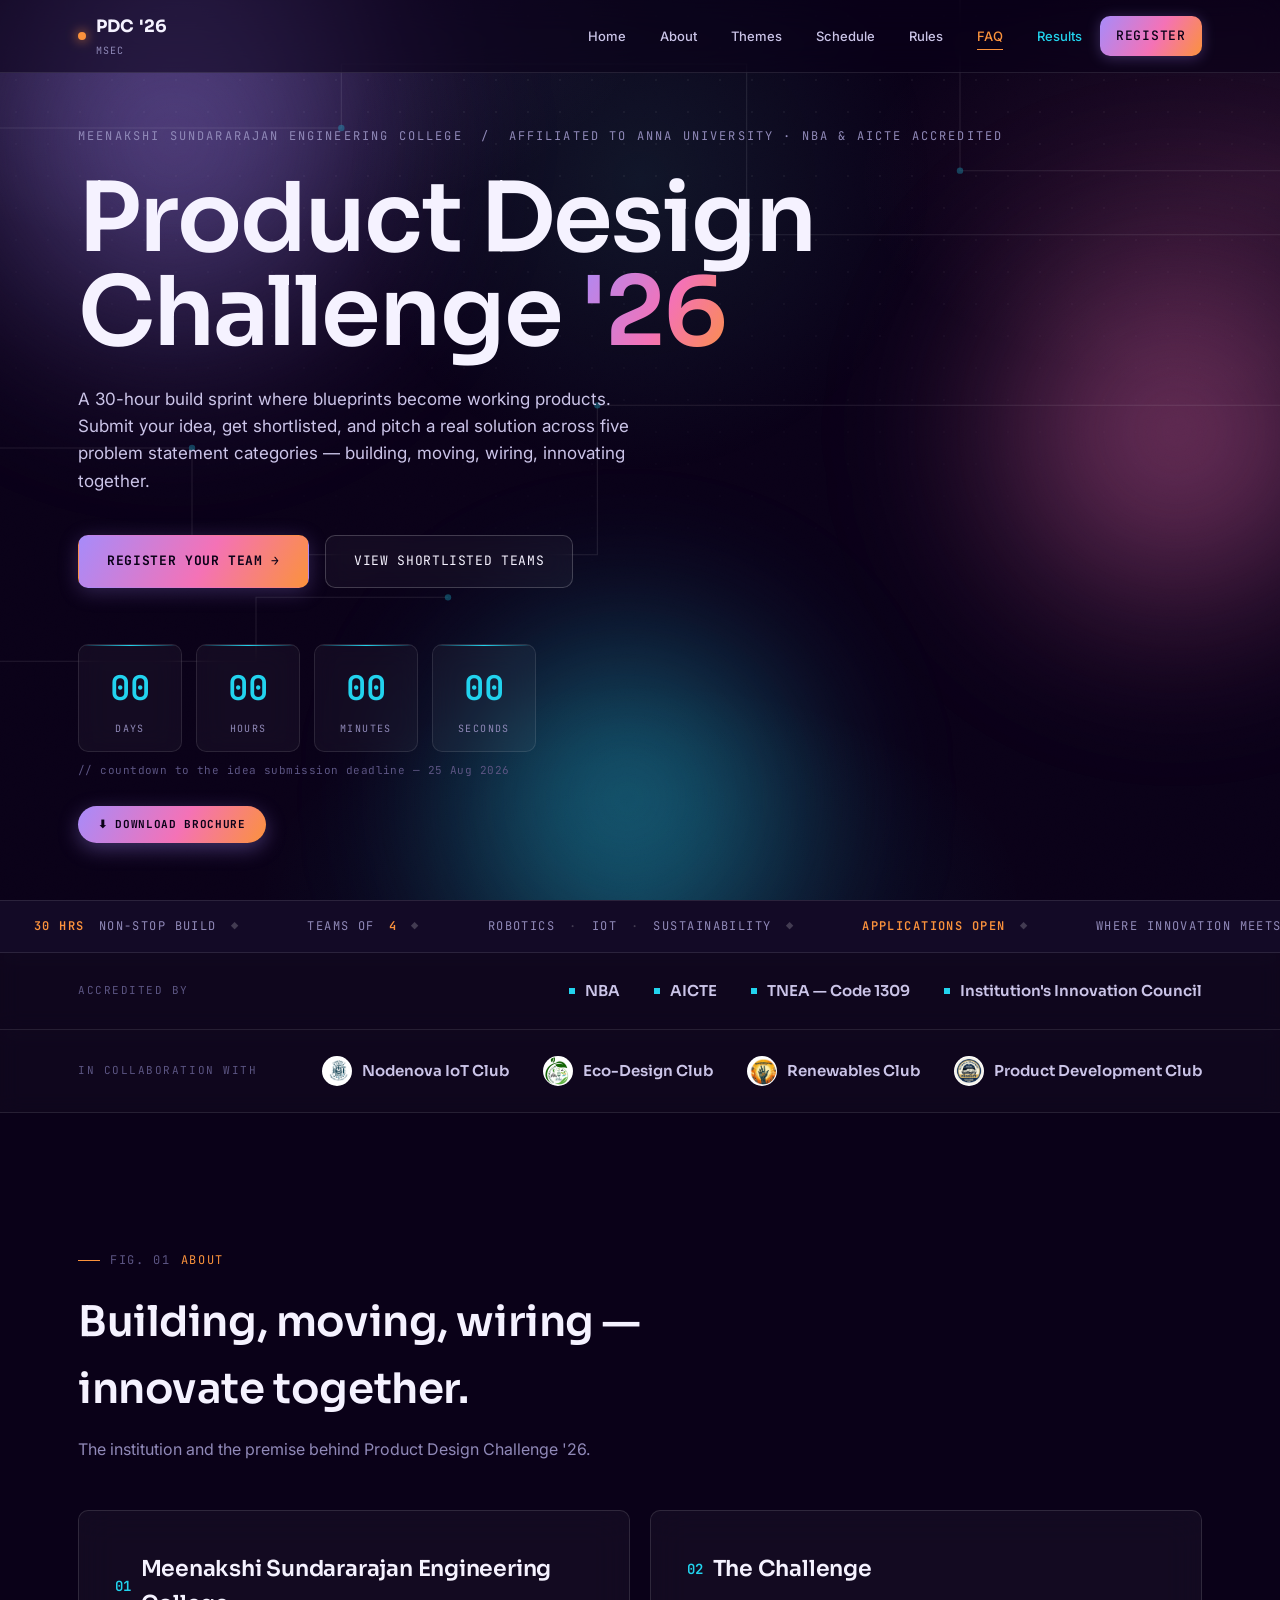
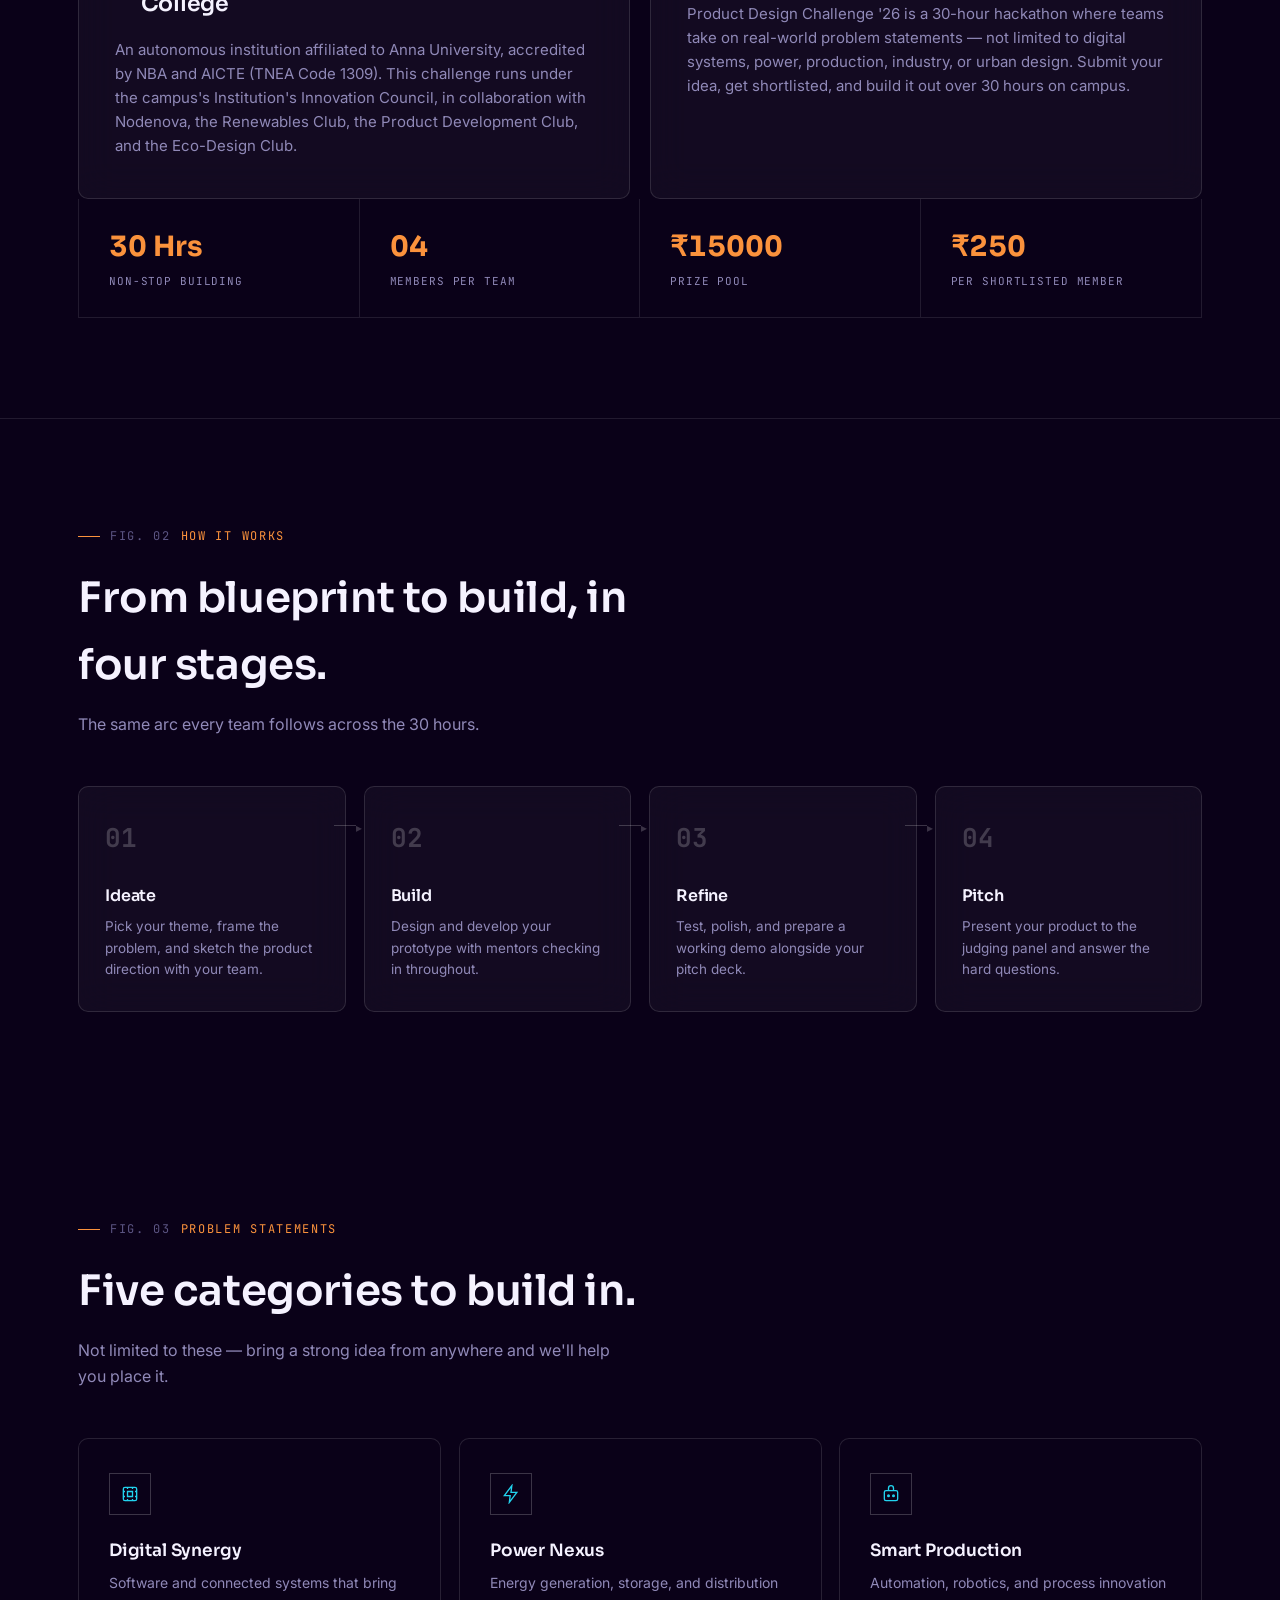
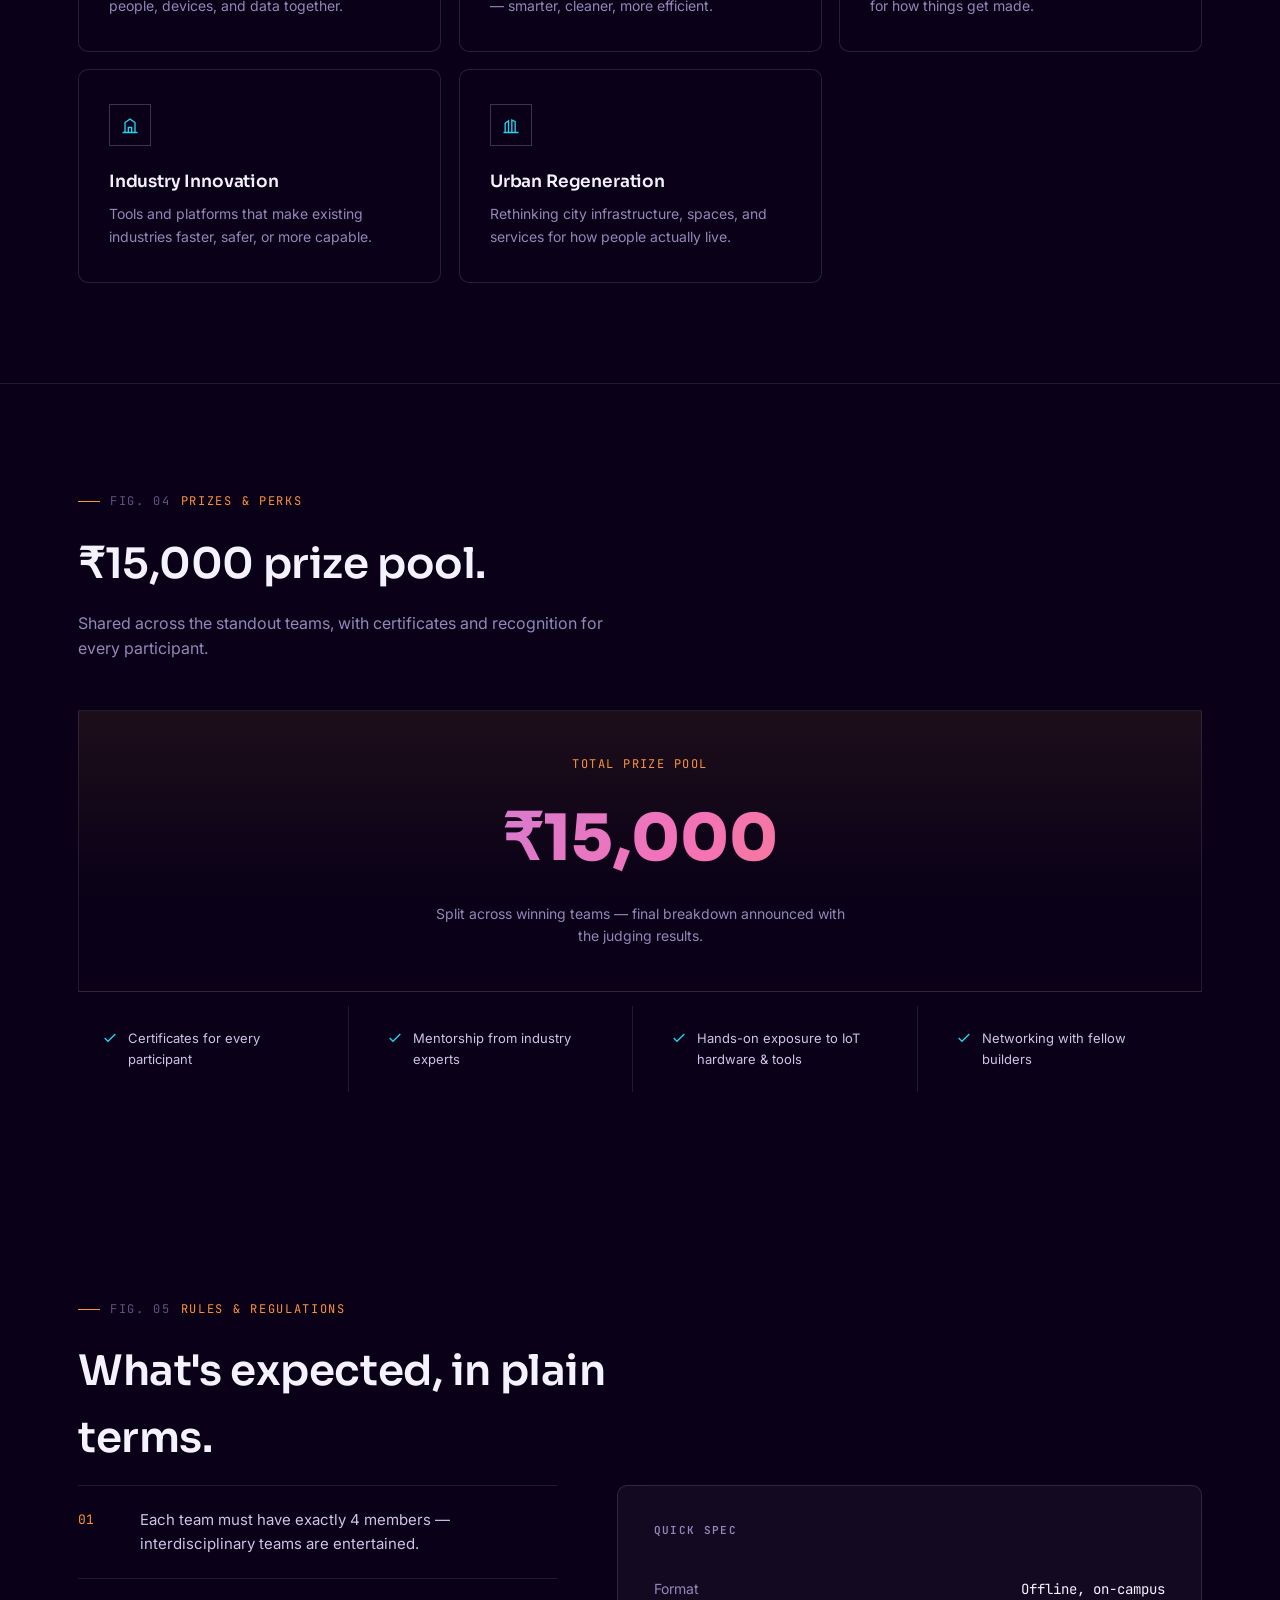
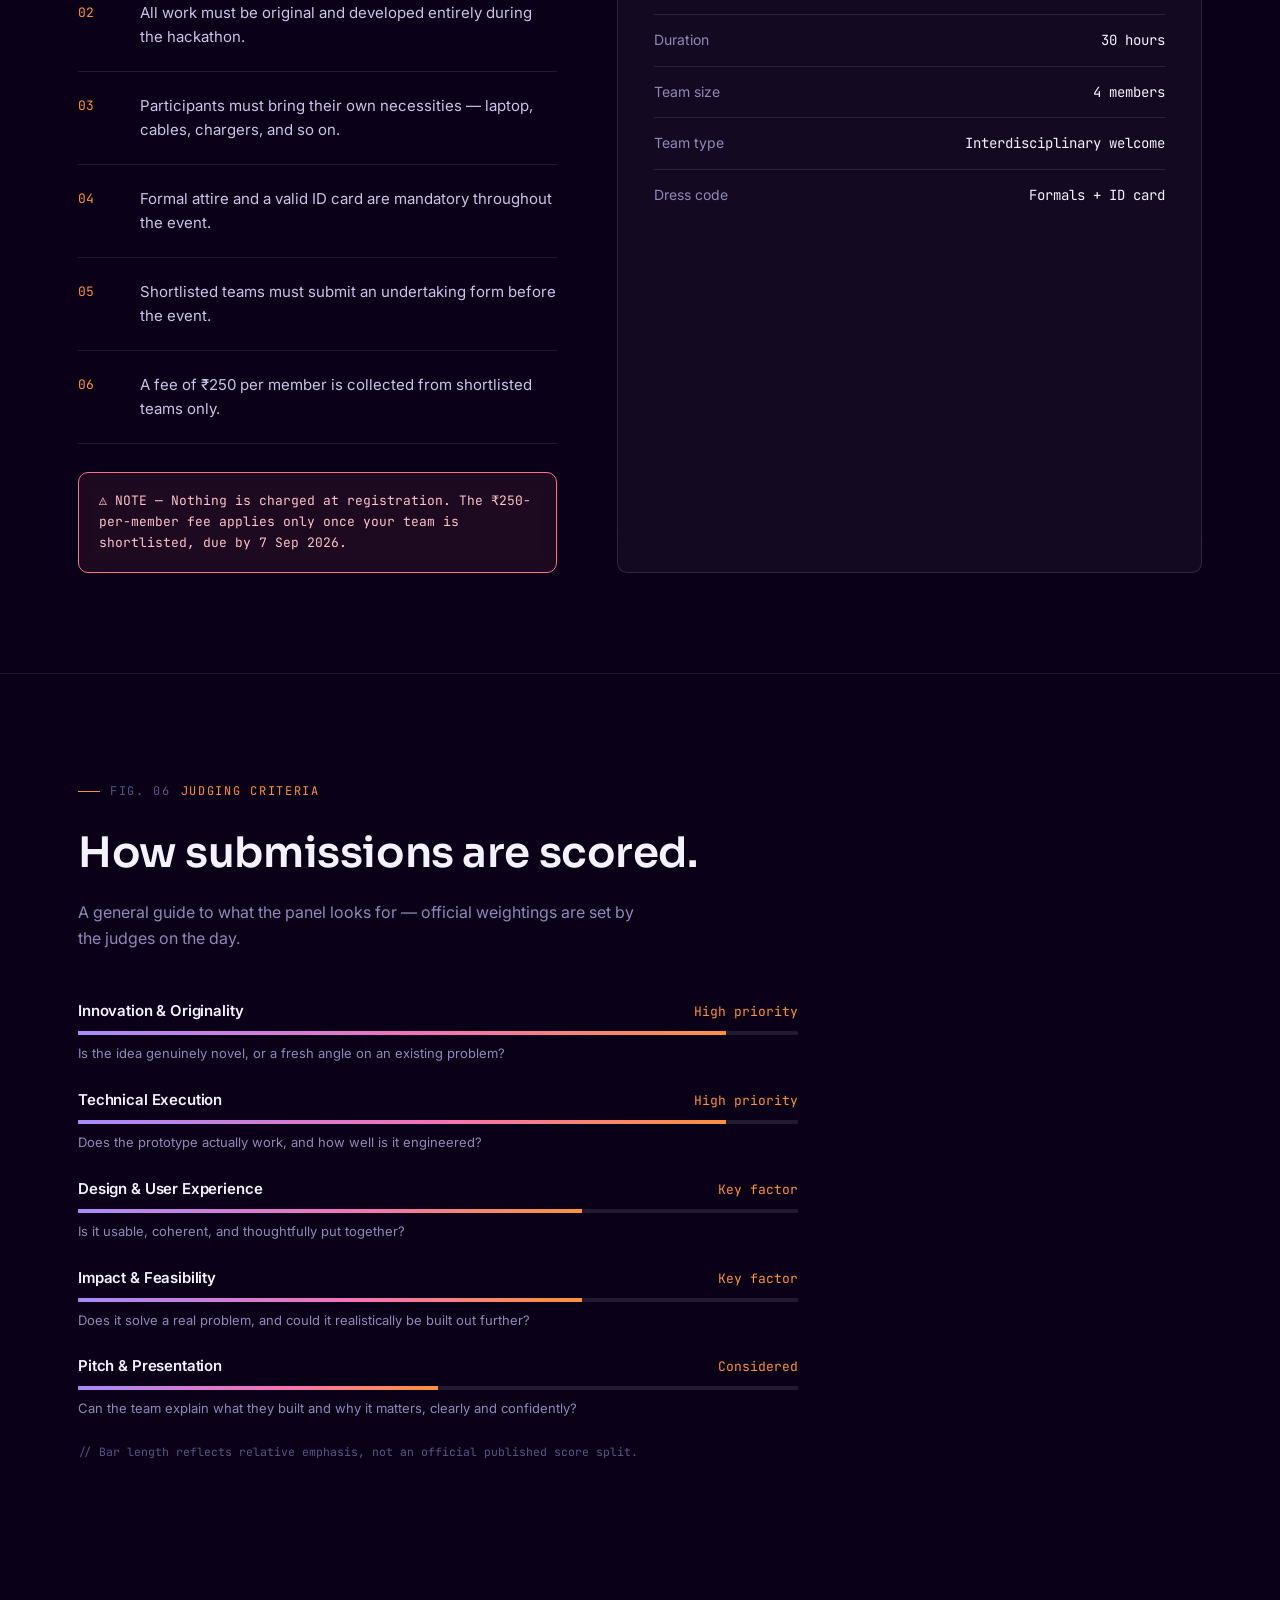
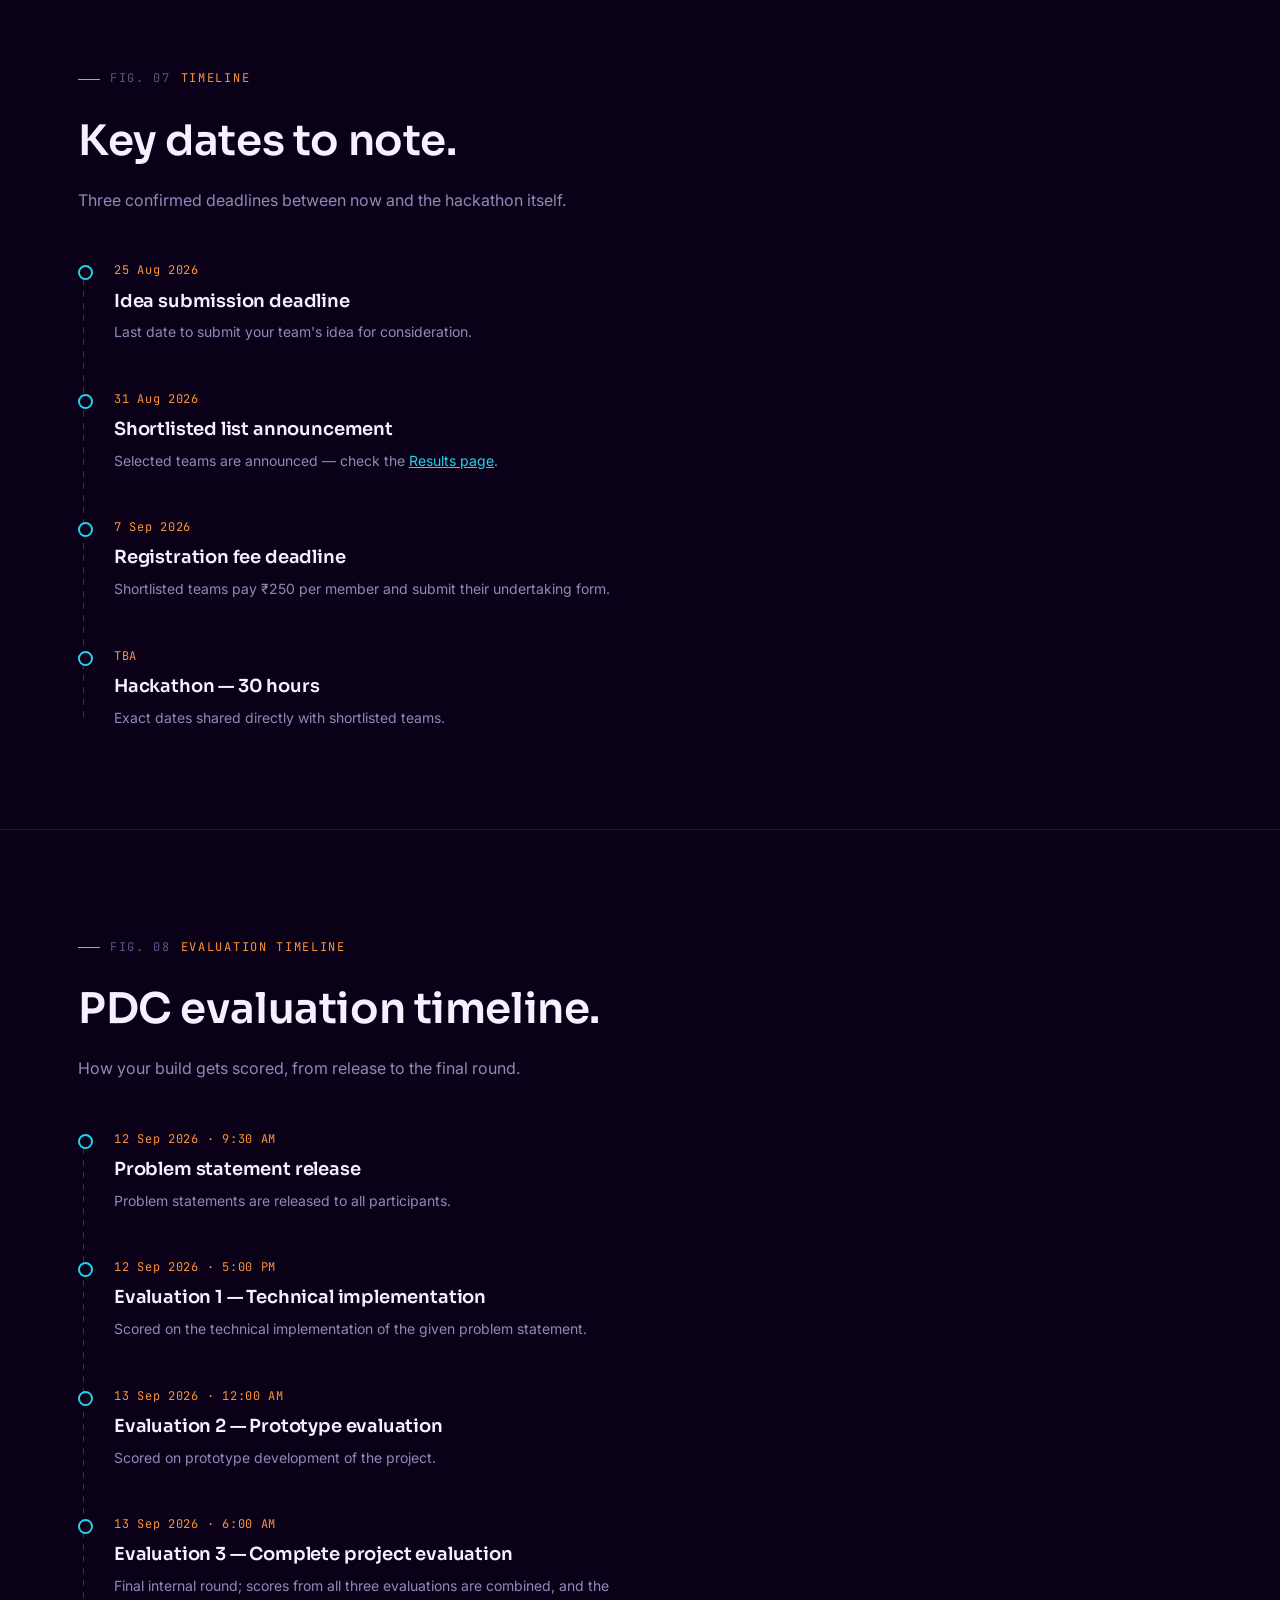
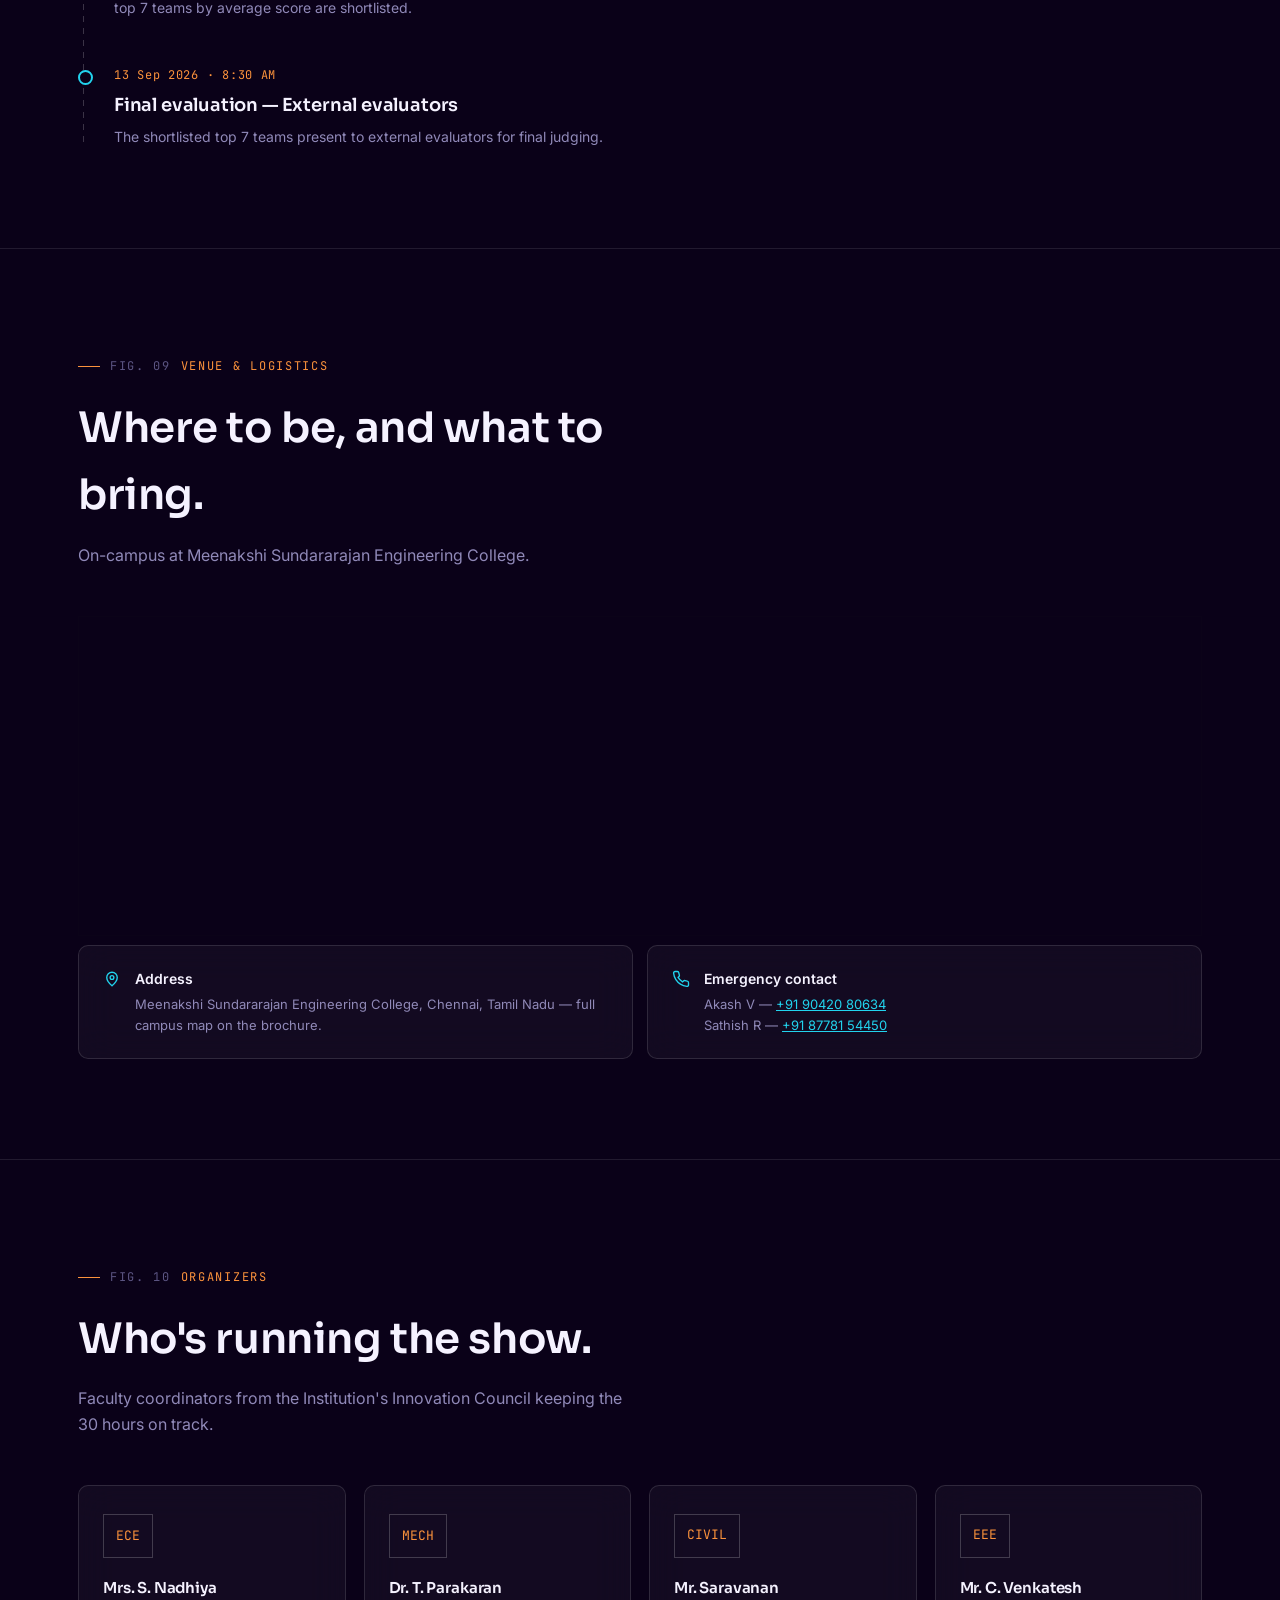
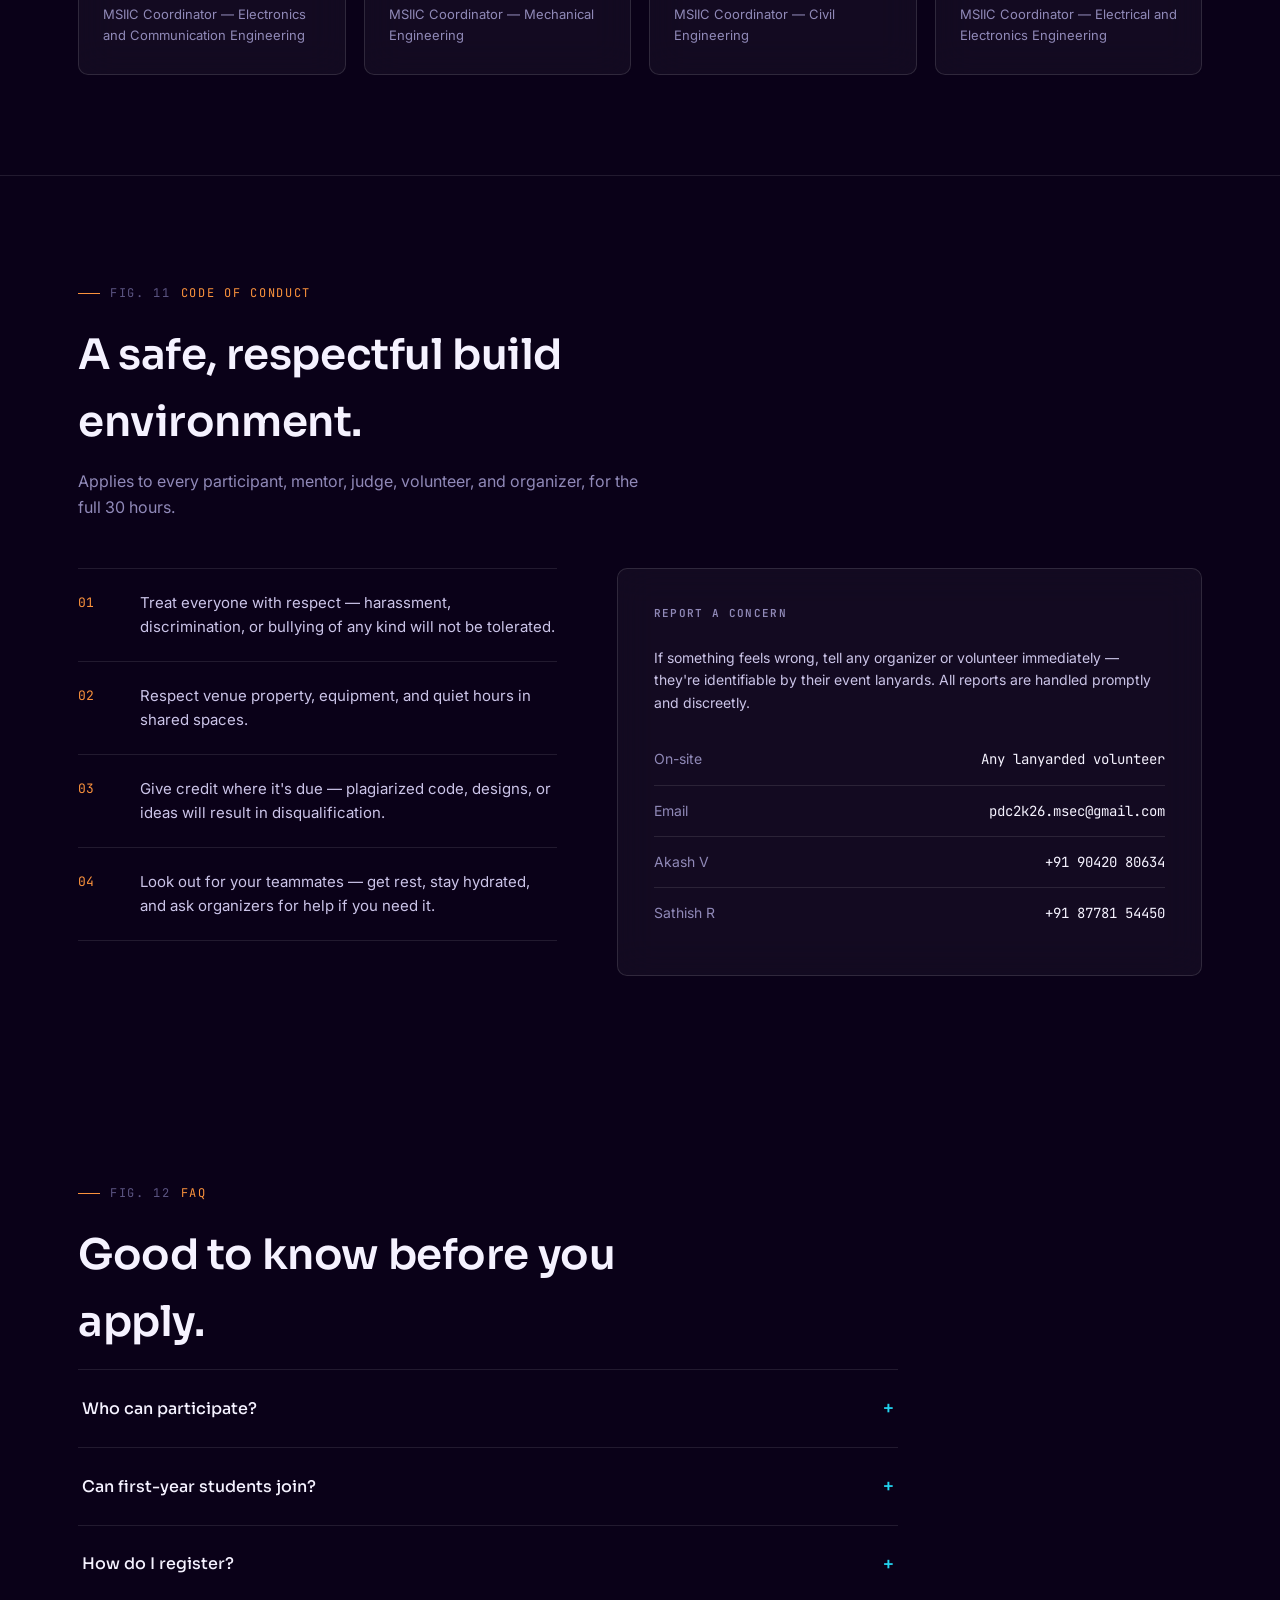
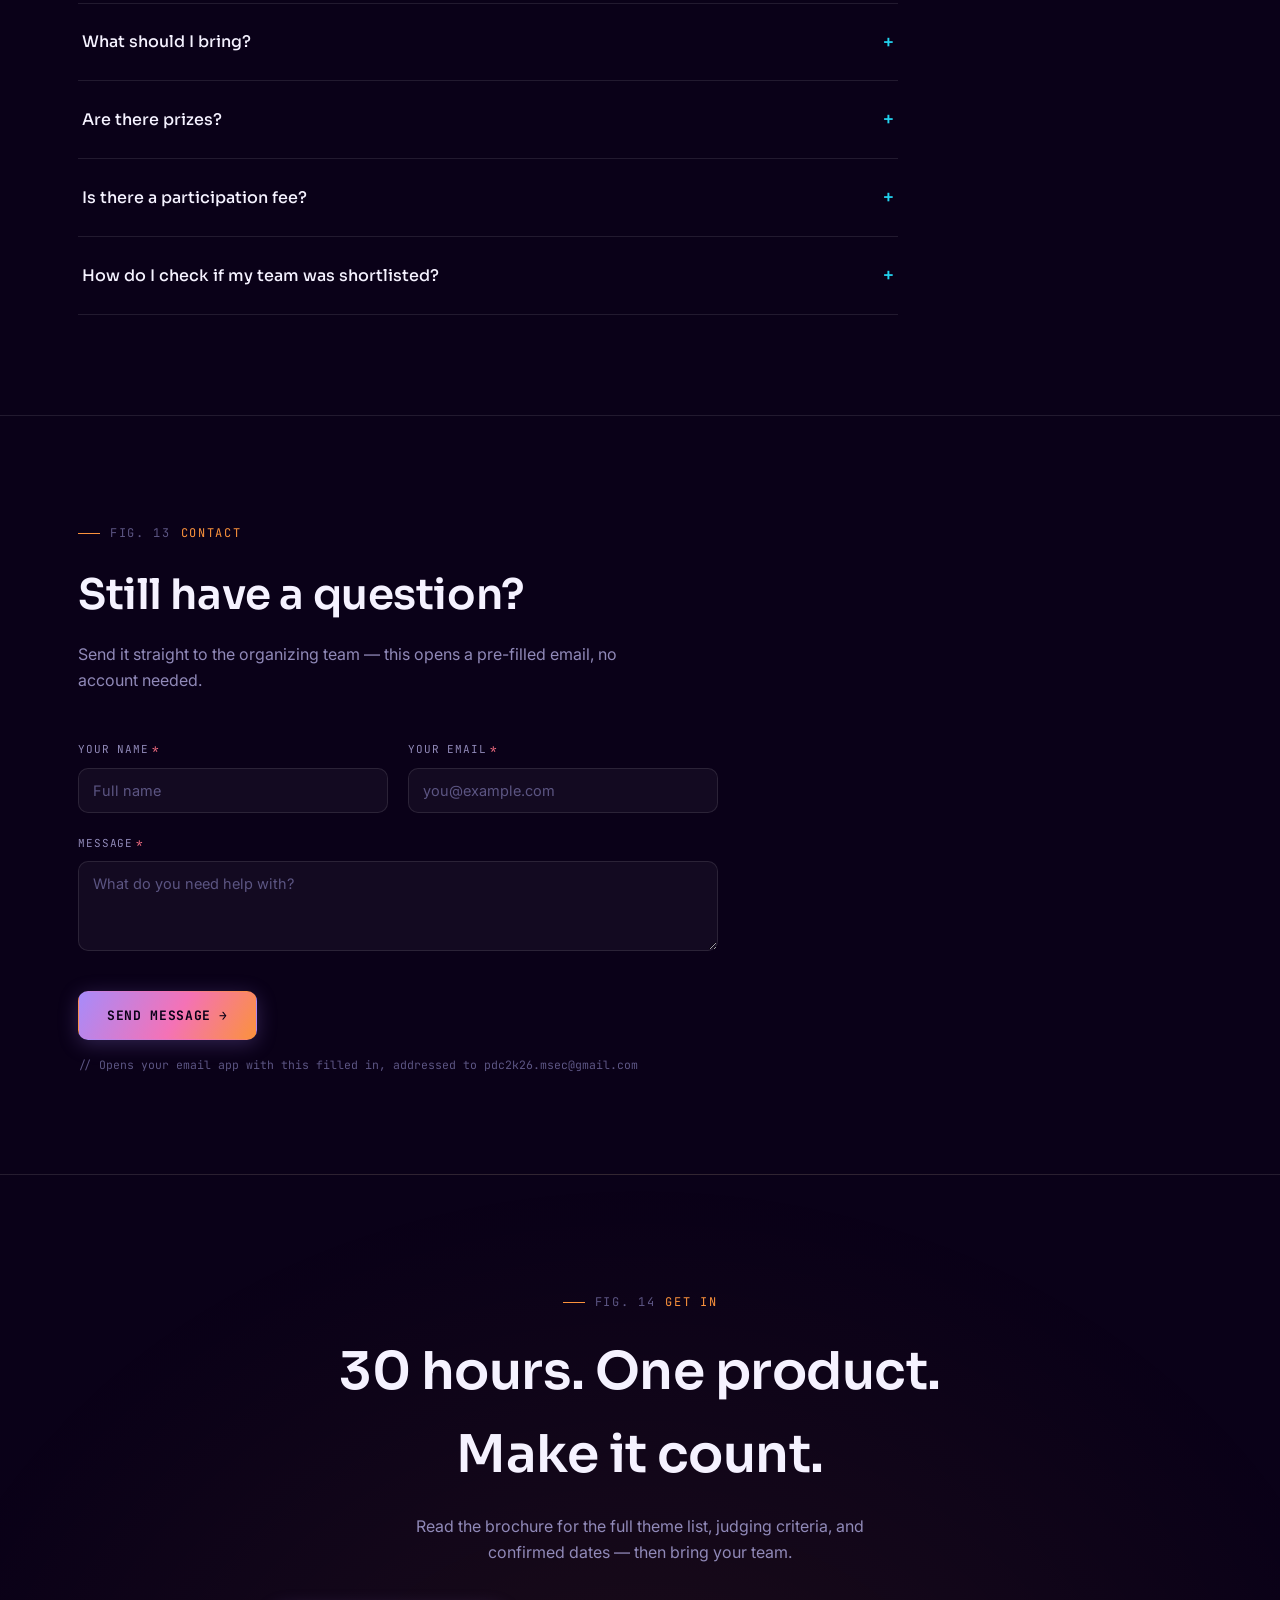
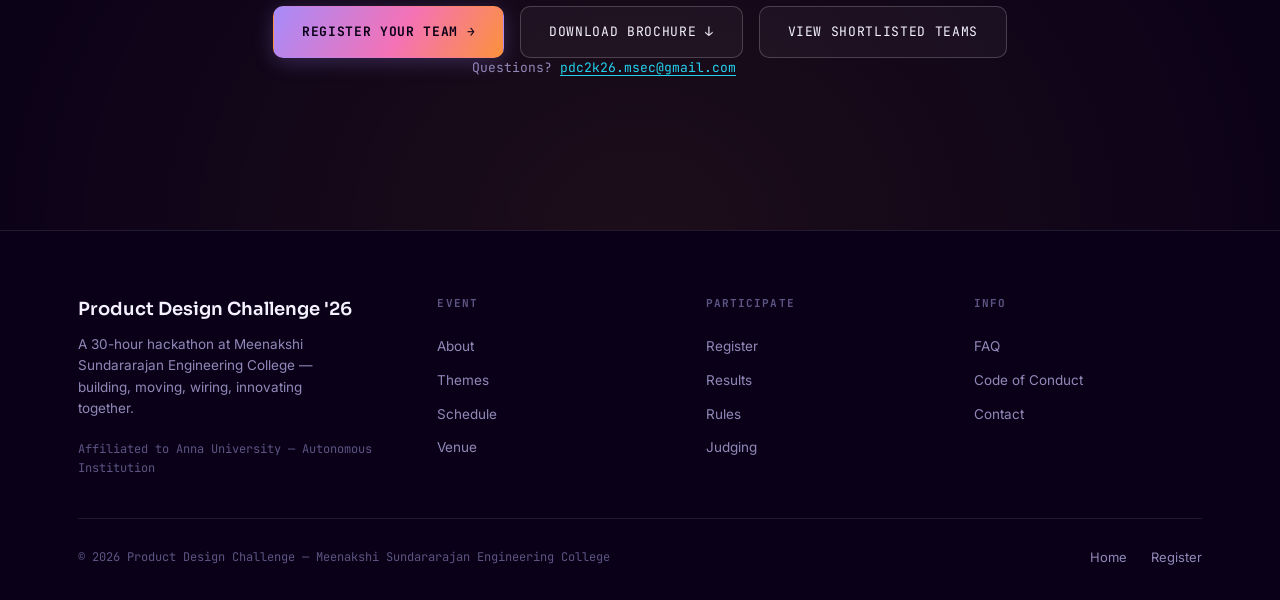
<file: index.html>
<!DOCTYPE html>
<html lang="en">
<head>
<meta charset="UTF-8">
<meta name="viewport" content="width=device-width, initial-scale=1.0">
<title>Product Design Challenge '26 — MSEC</title>
<meta name="description" content="30-hour hackathon at Meenakshi Sundararajan Engineering College. Building, moving, wiring — innovate together.">
<meta property="og:title" content="Product Design Challenge '26">
<meta property="og:description" content="A 30-hour hackathon at Meenakshi Sundararajan Engineering College. ₹15,000 prize pool.">
<meta property="og:type" content="website">
<link rel="icon" href="data:image/svg+xml,%3Csvg xmlns='http://www.w3.org/2000/svg' viewBox='0 0 32 32'%3E%3Crect width='32' height='32' fill='%23070b14'/%3E%3Cpath d='M4 4h24v24H4z' fill='none' stroke='%23ffb238' stroke-width='1.5'/%3E%3Ccircle cx='16' cy='16' r='5' fill='none' stroke='%234fd1c5' stroke-width='1.5'/%3E%3C/svg%3E">
<link rel="preconnect" href="https://fonts.googleapis.com">
<link rel="preconnect" href="https://fonts.gstatic.com" crossorigin>
<link href="https://fonts.googleapis.com/css2?family=Sora:wght@400;500;600;700;800&family=Space+Grotesk:wght@400;500;600;700&family=Inter:wght@400;500;600;700&family=JetBrains+Mono:wght@400;500;600;700&display=swap" rel="stylesheet">
<link rel="stylesheet" href="styles.css">
<style>
  /* ================= HERO ================= */
  .hero{
    min-height:100svh; display:flex; flex-direction:column; justify-content:center;
    padding-top:110px; padding-bottom:40px; position:relative; overflow:hidden;
  }
  .spotlight{
    position:absolute; inset:0; z-index:0; pointer-events:none;
    background:radial-gradient(420px circle at var(--mx,50%) var(--my,20%), rgba(79,209,197,0.10), transparent 70%);
  }
  .hero-circuit{ position:absolute; inset:0; z-index:0; opacity:0.5; pointer-events:none; }
  .hero-circuit path{ fill:none; stroke:var(--line-strong); stroke-width:1; }
  .hero-circuit circle{ fill:var(--teal); opacity:0.6; }
  .hero .wrap{width:100%; position:relative; z-index:1;}
  .presents{
    font-family:var(--mono); font-size:12px; letter-spacing:0.18em; text-transform:uppercase;
    color:var(--ink-500); margin-bottom:26px; display:flex; align-items:center; gap:14px; flex-wrap:wrap;
  }
  .presents strong{color:var(--teal); font-weight:600;}
  .hero h1{ font-size:clamp(40px,8vw,96px); line-height:0.98; letter-spacing:-0.02em; max-width:980px; }
  .hero h1 em{ font-style:normal; position:relative; background:var(--grad-primary); -webkit-background-clip:text; background-clip:text; color:transparent; -webkit-text-fill-color:transparent; }
  .hero-sub{ margin-top:26px; max-width:560px; color:var(--ink-300); font-size:17px; }
  .hero-actions{ margin-top:40px; display:flex; gap:16px; flex-wrap:wrap; align-items:center; }

  .countdown{ margin-top:56px; display:flex; gap:14px; flex-wrap:wrap; }
  .cd-cell{
    width:104px; padding:16px 0 14px; text-align:center; border-radius:var(--radius);
    background:var(--glass-bg); backdrop-filter:blur(14px); border:1px solid var(--line); position:relative; overflow:hidden;
  }
  .cd-cell::before{
    content:''; position:absolute; left:0; right:0; top:0; height:1px;
    background:linear-gradient(90deg, transparent, var(--teal), transparent);
    animation:scanline 3s linear infinite;
  }
  @keyframes scanline{ 0%{transform:translateY(0);} 100%{transform:translateY(64px);} }
  .cd-cell .num{ font-family:var(--mono); font-size:34px; font-weight:600; color:var(--teal); font-variant-numeric:tabular-nums; }
  .cd-cell .lab{ font-family:var(--mono); font-size:10px; letter-spacing:0.14em; text-transform:uppercase; color:var(--ink-500); margin-top:6px; }
  .cd-note{ font-family:var(--mono); font-size:11px; color:var(--ink-700); margin-top:10px; letter-spacing:0.04em; }
  .brochure-chip{
    display:inline-flex; align-items:center; gap:8px; margin-top:26px; padding:10px 20px; border-radius:999px;
    background:var(--grad-primary); color:var(--navy-950); font-family:var(--mono); font-size:11px;
    font-weight:700; letter-spacing:0.06em; text-transform:uppercase; box-shadow:0 6px 20px rgba(167,139,250,0.35);
    transition:transform .2s ease, box-shadow .2s ease;
  }
  .brochure-chip:hover{ transform:translateY(-2px); box-shadow:0 10px 28px rgba(244,114,182,0.45); }

  /* ---------- marquee ticker ---------- */
  .marquee{ border-top:1px solid var(--line); border-bottom:1px solid var(--line); background:var(--navy-900); overflow:hidden; white-space:nowrap; position:relative; z-index:2; }
  .marquee-track{ display:inline-flex; animation:scroll-left 26s linear infinite; }
  .marquee:hover .marquee-track{ animation-play-state:paused; }
  @keyframes scroll-left{ from{transform:translateX(0);} to{transform:translateX(-50%);} }
  .marquee-item{
    display:inline-flex; align-items:center; gap:14px; padding:16px 34px;
    font-family:var(--mono); font-size:12px; letter-spacing:0.12em; text-transform:uppercase; color:var(--ink-500);
  }
  .marquee-item b{color:var(--amber); font-weight:600;}
  .marquee-item .sep{color:var(--line-strong);}

  /* ================= PRESENTED BY STRIP ================= */
  .strip{ border-bottom:1px solid var(--line); background:rgba(255,255,255,0.025); backdrop-filter:blur(10px); position:relative; z-index:2; }
  .strip .wrap{ display:flex; align-items:center; gap:40px; padding:26px 28px; flex-wrap:wrap; justify-content:space-between; }
  .strip .label{ font-family:var(--mono); font-size:11px; letter-spacing:0.14em; text-transform:uppercase; color:var(--ink-700); flex-shrink:0; }
  .badge-row{display:flex; gap:34px; flex-wrap:wrap;}
  .badge{ font-family:var(--disp); font-weight:600; font-size:15px; color:var(--ink-300); display:flex; align-items:center; gap:10px; transition:color .2s ease; }
  .badge .logo{ width:30px; height:30px; border-radius:50%; object-fit:cover; flex-shrink:0; border:1px solid var(--line-strong); background:#fff; }
  .badge:hover{ color:var(--teal); }
  .badge .sq{width:6px;height:6px; background:var(--teal);}

  /* ================= ABOUT ================= */
  .about{padding:130px 0 100px;}
  .about-grid{ display:grid; grid-template-columns:1fr 1fr; gap:20px; }
  .about-card{ padding:40px 36px; }
  .about-card h3{font-size:22px; margin-bottom:16px; display:flex; align-items:center; gap:10px;}
  .about-card h3 .n{color:var(--teal); font-family:var(--mono); font-size:14px;}
  .about-card p{color:var(--ink-500); font-size:15px;}
  .stat-row{ display:grid; grid-template-columns:repeat(3,1fr); border:1px solid var(--line); border-top:none; }
  .stat-row-4{ grid-template-columns:repeat(4,1fr); }
  .stat{ padding:26px 30px; border-right:1px solid var(--line); }
  .stat:last-child{border-right:none;}
  .stat .v{font-family:var(--disp); font-size:28px; color:var(--amber); font-weight:700; font-variant-numeric:tabular-nums;}
  .stat .k{font-family:var(--mono); font-size:11px; color:var(--ink-500); text-transform:uppercase; letter-spacing:0.08em; margin-top:4px;}

  /* ================= HOW IT WORKS ================= */
  .process{padding:100px 0; border-top:1px solid var(--line);}
  .process-grid{ display:grid; grid-template-columns:repeat(4,1fr); gap:18px; }
  .process-card{ padding:30px 26px; position:relative; }
  .process-card .pn{ font-family:var(--mono); font-size:26px; color:var(--line-strong); font-weight:700; margin-bottom:24px; }
  .process-card h4{font-size:16px; margin-bottom:8px;}
  .process-card p{color:var(--ink-500); font-size:13.5px;}
  .process-card::after{
    content:''; position:absolute; top:44px; right:-1px; width:1px; height:1px;
  }
  .process-arrow{ position:absolute; top:38px; right:-11px; width:22px; height:1px; background:var(--line-strong); z-index:3; }
  .process-arrow::after{ content:'▸'; position:absolute; right:-6px; top:-7px; color:var(--line-strong); font-size:12px; }
  @media (max-width:900px){ .process-arrow{ display:none; } }

  /* ================= THEMES ================= */
  .themes{padding:100px 0;}
  .theme-grid{ display:grid; grid-template-columns:repeat(3,1fr); gap:18px; }
  .theme-card{
    background:var(--navy-950); padding:34px 30px; transition:background .2s ease, transform .2s ease;
    transform-style:preserve-3d; will-change:transform;
  }
  .theme-card:hover{background:var(--navy-900);}
  .theme-icon{
    width:42px; height:42px; border:1px solid var(--line-strong); display:flex; align-items:center; justify-content:center;
    margin-bottom:22px; color:var(--teal); transition:border-color .2s ease, box-shadow .2s ease;
  }
  .theme-card:hover .theme-icon{ border-color:var(--teal); box-shadow:0 0 0 3px var(--teal-dim); }
  .theme-icon svg{width:20px; height:20px;}
  .theme-card h4{font-size:17px; margin-bottom:8px;}
  .theme-card p{color:var(--ink-500); font-size:14px;}

  /* ================= PRIZES ================= */
  .prizes{padding:100px 0; border-top:1px solid var(--line);}
  .prize-grid{ display:grid; grid-template-columns:repeat(3,1fr); gap:1px; background:var(--line); border:1px solid var(--line); margin-bottom:1px; }
  .prize-card{ padding:34px 28px; position:relative; }
  .prize-card.first{ background:linear-gradient(180deg, rgba(255,178,56,0.06), transparent 60%); }
  .prize-rank{ font-family:var(--mono); font-size:11px; letter-spacing:0.12em; text-transform:uppercase; color:var(--ink-700); margin-bottom:20px; }
  .prize-card.first .prize-rank{ color:var(--amber); }
  .prize-card h4{ font-size:24px; margin-bottom:10px; }
  .prize-card p{ color:var(--ink-500); font-size:14px; }
  .perks-row{ display:grid; grid-template-columns:repeat(4,1fr); gap:14px; margin-top:14px; }
  .perk{ padding:22px 24px; border-right:1px solid var(--line); font-size:13px; color:var(--ink-300); display:flex; gap:10px; align-items:flex-start; }
  .perk:last-child{border-right:none;}
  .perk svg{ width:16px; height:16px; color:var(--teal); flex-shrink:0; margin-top:2px; }

  /* ================= RULES ================= */
  .rules{padding:100px 0;}
  .rules-layout{display:grid; grid-template-columns:0.9fr 1.1fr; gap:60px;}
  .rules-list{border-top:1px solid var(--line);}
  .rule-item{ display:grid; grid-template-columns:44px 1fr; gap:18px; padding:22px 0; border-bottom:1px solid var(--line); }
  .rule-item .idx{font-family:var(--mono); color:var(--amber); font-size:13px; padding-top:2px;}
  .rule-item p{color:var(--ink-300); font-size:15px;}
  .spec-panel{ padding:36px; }
  .spec-panel h4{font-family:var(--mono); font-size:11px; text-transform:uppercase; letter-spacing:0.12em; color:var(--ink-500); margin-bottom:24px;}
  .spec-row{display:flex; justify-content:space-between; padding:14px 0; border-bottom:1px solid var(--line); font-size:14px;}
  .spec-row:last-child{border-bottom:none;}
  .spec-row span:first-child{color:var(--ink-500);}
  .spec-row span:last-child{font-family:var(--mono); color:var(--ink-100);}

  /* ================= TIMELINE ================= */
  .timeline{padding:100px 0;}
  .tl{position:relative; padding-left:36px; margin-top:20px;}
  .tl::before{
    content:''; position:absolute; left:5px; top:6px; bottom:6px; width:1px;
    background:repeating-linear-gradient(to bottom, var(--line-strong) 0 6px, transparent 6px 12px);
  }
  .tl::after{
    content:''; position:absolute; left:5px; top:6px; width:1px; height:var(--fill,0%);
    background:var(--teal); box-shadow:0 0 8px var(--teal); transition:height .1s linear;
  }
  .tl-item{position:relative; padding-bottom:46px;}
  .tl-item:last-child{padding-bottom:0;}
  .tl-item::before{
    content:''; position:absolute; left:-36px; top:4px; width:11px; height:11px;
    background:var(--navy-950); border:2px solid var(--teal); border-radius:50%; transition:box-shadow .2s ease;
  }
  .tl-item.passed::before{ box-shadow:0 0 0 4px var(--teal-dim); }
  .tl-date{font-family:var(--mono); font-size:12px; color:var(--amber); letter-spacing:0.06em; margin-bottom:6px;}
  .tl-item h4{font-size:18px; margin-bottom:6px;}
  .tl-item p{color:var(--ink-500); font-size:14px; max-width:520px;}

  /* ================= ORGANIZERS ================= */
  .organizers{padding:100px 0; border-top:1px solid var(--line);}
  .org-grid{ display:grid; grid-template-columns:repeat(4,1fr); gap:18px; }
  .org-card{ padding:28px 24px; text-align:left; }
  .org-avatar{
    min-width:44px; height:44px; padding:0 12px; border:1px solid var(--line-strong); display:inline-flex; align-items:center; justify-content:center;
    margin-bottom:18px; color:var(--amber); font-family:var(--mono); font-size:13px; white-space:nowrap;
  }
  .org-card h4{font-size:15px; margin-bottom:4px;}
  .org-card p{color:var(--ink-500); font-size:13px;}

  /* ================= FAQ ================= */
  .faq{padding:100px 0;}
  .faq-list{border-top:1px solid var(--line); max-width:820px;}
  details{border-bottom:1px solid var(--line);}
  summary{
    padding:24px 4px; cursor:pointer; list-style:none;
    display:flex; justify-content:space-between; align-items:center; gap:20px;
    font-family:var(--disp); font-size:16px; font-weight:500; color:var(--ink-100);
  }
  summary::-webkit-details-marker{display:none;}
  summary:hover{ color:var(--teal); }
  summary .plus{ font-family:var(--mono); color:var(--teal); font-size:18px; flex-shrink:0; transition:transform .2s ease; }
  details[open] summary .plus{transform:rotate(45deg);}
  .faq-a{padding:0 4px 26px; color:var(--ink-500); font-size:14px; max-width:640px;}

  /* ================= CTA / REGISTER ================= */
  .cta{
    padding:110px 0; text-align:center; border-top:1px solid var(--line);
    background: radial-gradient(ellipse 60% 100% at 50% 100%, rgba(255,178,56,0.08), transparent);
  }
  .cta h2{font-size:clamp(30px,5vw,52px); max-width:720px; margin:0 auto 18px;}
  .cta p{color:var(--ink-500); max-width:480px; margin:0 auto 40px;}
  .cta-actions{display:flex; gap:16px; justify-content:center; flex-wrap:wrap;}
  .cta-contact{ margin-top:36px; font-family:var(--mono); font-size:13px; color:var(--ink-500); }
  .cta-contact button{
    background:none; border:none; color:var(--teal); font-family:var(--mono); font-size:13px;
    cursor:pointer; text-decoration:underline; text-underline-offset:3px;
  }

  /* ---------- responsive ---------- */
  @media (max-width:900px){
    .about-grid,.theme-grid,.prize-grid{grid-template-columns:1fr;}
    .stat-row{grid-template-columns:1fr;}
    .stat-row-4{grid-template-columns:1fr 1fr;}
    .stat{border-right:none; border-bottom:1px solid var(--line);}
    .rules-layout{grid-template-columns:1fr;}
    .strip .wrap{flex-direction:column; align-items:flex-start; gap:18px;}
    .perks-row{grid-template-columns:1fr 1fr;}
    .perk{border-bottom:1px solid var(--line);}
    .process-grid, .org-grid{grid-template-columns:1fr 1fr;}
  }
  @media (max-width:560px){
    .cd-cell{width:76px; padding:12px 0 10px;}
    .cd-cell .num{font-size:24px;}
    .perks-row{grid-template-columns:1fr;}
    .process-grid, .org-grid{grid-template-columns:1fr;}
    .stat-row-4{grid-template-columns:1fr;}
  }
</style>
</head>
<body>

<div id="loader" aria-hidden="true">
  <svg viewBox="0 0 100 100">
    <path d="M10 10h80v80h-80z"/>
    <circle cx="50" cy="50" r="19"/>
  </svg>
</div>

<div class="progress-bar" id="progressBar"></div>
<div class="grid-bg" aria-hidden="true"></div>
<div class="grain" aria-hidden="true"></div>
<div class="blob-layer" aria-hidden="true">
  <div class="blob blob-1"></div>
  <div class="blob blob-2"></div>
  <div class="blob blob-3"></div>
</div>

<header id="siteHeader">
  <div class="wrap nav">
    <a href="#home" class="brand">
      <span class="dot" aria-hidden="true"></span>
      <span>PDC '26<small>MSEC</small></span>
    </a>
    <nav class="links" aria-label="Primary">
      <a href="#home">Home</a>
      <a href="#about">About</a>
      <a href="#themes">Themes</a>
      <a href="#schedule">Schedule</a>
      <a href="#rules">Rules</a>
      <a href="#faq">FAQ</a>
      <a href="result.html" style="color:var(--teal);">Results</a>
      <a href="register.html" class="nav-cta">Register</a>
    </nav>
    <button class="burger" id="burgerBtn" aria-label="Open menu" aria-expanded="false">
      <span></span><span></span><span></span>
    </button>
  </div>
</header>

<div id="mobileMenu" style="display:none; position:fixed; inset:72px 0 0 0; background:var(--navy-950); z-index:99; padding:20px 28px;">
  <a href="#home">Home</a>
  <a href="#about">About</a>
  <a href="#themes">Themes</a>
  <a href="#schedule">Schedule</a>
  <a href="#rules">Rules</a>
  <a href="#faq">FAQ</a>
  <a href="result.html">Results</a>
  <a href="register.html">Register</a>
</div>

<main id="home">

  <section class="hero">
    <div class="spotlight" id="spotlight"></div>
    <svg class="hero-circuit" viewBox="0 0 1200 700" preserveAspectRatio="none" aria-hidden="true">
      <path d="M0 120 H320 V60 H700 V220 H1200"/>
      <path d="M0 420 H180 V520 H560 V380 H1200"/>
      <path d="M900 0 V160 H1200"/>
      <path d="M0 620 H240 V560 H420"/>
      <circle cx="320" cy="120" r="3"/>
      <circle cx="700" cy="220" r="3"/>
      <circle cx="180" cy="420" r="3"/>
      <circle cx="560" cy="380" r="3"/>
      <circle cx="900" cy="160" r="3"/>
      <circle cx="420" cy="560" r="3"/>
    </svg>
    <div class="wrap">
      <p class="presents">Meenakshi Sundararajan Engineering College &nbsp;/&nbsp; Affiliated to Anna University · NBA &amp; AICTE Accredited</p>
      <h1 class="reveal in">Product Design<br>Challenge <em>'26</em></h1>
      <p class="hero-sub">A 30-hour build sprint where blueprints become working products. Submit your idea, get shortlisted, and pitch a real solution across five problem statement categories — building, moving, wiring, innovating together.</p>

      <div class="hero-actions">
        <a href="register.html" class="btn btn-solid">Register Your Team →</a>
        <a href="result.html" class="btn btn-ghost">View Shortlisted Teams</a>
      </div>

      <div class="countdown" id="countdown" aria-label="Countdown to hackathon start">
        <div class="cd-cell"><div class="num" id="cd-days">00</div><div class="lab">Days</div></div>
        <div class="cd-cell"><div class="num" id="cd-hours">00</div><div class="lab">Hours</div></div>
        <div class="cd-cell"><div class="num" id="cd-mins">00</div><div class="lab">Minutes</div></div>
        <div class="cd-cell"><div class="num" id="cd-secs">00</div><div class="lab">Seconds</div></div>
      </div>
      <p class="cd-note">// countdown to the idea submission deadline — 25 Aug 2026</p>

      <a href="brochure.jpg" class="brochure-chip">⬇ Download Brochure</a>
    </div>
  </section>

  <div class="marquee">
    <div class="marquee-track" id="marqueeTrack">
      <span class="marquee-item"><b>30 HRS</b> NON-STOP BUILD <span class="sep">◆</span></span>
      <span class="marquee-item">TEAMS OF <b>4</b> <span class="sep">◆</span></span>
      <span class="marquee-item">ROBOTICS <span class="sep">·</span> IOT <span class="sep">·</span> SUSTAINABILITY <span class="sep">◆</span></span>
      <span class="marquee-item"><b>APPLICATIONS OPEN</b> <span class="sep">◆</span></span>
      <span class="marquee-item">WHERE INNOVATION MEETS IMPACT <span class="sep">◆</span></span>
      <span class="marquee-item"><b>30 HRS</b> NON-STOP BUILD <span class="sep">◆</span></span>
      <span class="marquee-item">TEAMS OF <b>4</b> <span class="sep">◆</span></span>
      <span class="marquee-item">ROBOTICS <span class="sep">·</span> IOT <span class="sep">·</span> SUSTAINABILITY <span class="sep">◆</span></span>
      <span class="marquee-item"><b>APPLICATIONS OPEN</b> <span class="sep">◆</span></span>
      <span class="marquee-item">WHERE INNOVATION MEETS IMPACT <span class="sep">◆</span></span>
    </div>
  </div>

  <div class="strip">
    <div class="wrap">
      <span class="label">Accredited by</span>
      <div class="badge-row">
        <span class="badge"><span class="sq"></span>NBA</span>
        <span class="badge"><span class="sq"></span>AICTE</span>
        <span class="badge"><span class="sq"></span>TNEA — Code 1309</span>
        <span class="badge"><span class="sq"></span>Institution's Innovation Council</span>
      </div>
    </div>
  </div>
  <div class="strip">
    <div class="wrap">
      <span class="label">In collaboration with</span>
      <div class="badge-row">
        <span class="badge"><img class="logo" src="logo-nodenova.png" alt="Nodenova IoT Club logo">Nodenova IoT Club</span>
        <span class="badge"><img class="logo" src="logo-ecodesign.png" alt="Eco-Design Club logo">Eco-Design Club</span>
        <span class="badge"><img class="logo" src="logo-renewables.png" alt="Renewables Club logo">Renewables Club</span>
        <span class="badge"><img class="logo" src="logo-productdev.png" alt="Product Development Club logo">Product Development Club</span>
      </div>
    </div>
  </div>

  <section class="about" id="about">
    <div class="wrap">
      <span class="tag reveal"><span class="idx">FIG. 01</span> About</span>
      <h2 class="section-title reveal">Building, moving, wiring — innovate together.</h2>
      <p class="section-lede reveal">The institution and the premise behind Product Design Challenge '26.</p>

      <div class="about-grid reveal">
        <div class="about-card glass">
          <h3><span class="n">01</span> Meenakshi Sundararajan Engineering College</h3>
          <p>An autonomous institution affiliated to Anna University, accredited by NBA and AICTE (TNEA Code 1309). This challenge runs under the campus's Institution's Innovation Council, in collaboration with Nodenova, the Renewables Club, the Product Development Club, and the Eco-Design Club.</p>
        </div>
        <div class="about-card glass">
          <h3><span class="n">02</span> The Challenge</h3>
          <p>Product Design Challenge '26 is a 30-hour hackathon where teams take on real-world problem statements — not limited to digital systems, power, production, industry, or urban design. Submit your idea, get shortlisted, and build it out over 30 hours on campus.</p>
        </div>
      </div>

      <div class="stat-row stat-row-4 reveal">
        <div class="stat"><div class="v" data-count="30" data-suffix=" Hrs">0 Hrs</div><div class="k">Non-stop building</div></div>
        <div class="stat"><div class="v" data-count="4" data-pad="2">00</div><div class="k">Members per team</div></div>
        <div class="stat"><div class="v" data-count="15000" data-prefix="₹">₹0</div><div class="k">Prize pool</div></div>
        <div class="stat"><div class="v" data-count="250" data-prefix="₹">₹0</div><div class="k">Per shortlisted member</div></div>
      </div>
    </div>
  </section>

  <section class="process" id="process">
    <div class="wrap">
      <span class="tag reveal"><span class="idx">FIG. 02</span> How It Works</span>
      <h2 class="section-title reveal">From blueprint to build, in four stages.</h2>
      <p class="section-lede reveal">The same arc every team follows across the 30 hours.</p>

      <div class="process-grid reveal">
        <div class="process-card glass"><div class="pn">01</div><h4>Ideate</h4><p>Pick your theme, frame the problem, and sketch the product direction with your team.</p><span class="process-arrow"></span></div>
        <div class="process-card glass"><div class="pn">02</div><h4>Build</h4><p>Design and develop your prototype with mentors checking in throughout.</p><span class="process-arrow"></span></div>
        <div class="process-card glass"><div class="pn">03</div><h4>Refine</h4><p>Test, polish, and prepare a working demo alongside your pitch deck.</p><span class="process-arrow"></span></div>
        <div class="process-card glass"><div class="pn">04</div><h4>Pitch</h4><p>Present your product to the judging panel and answer the hard questions.</p></div>
      </div>
    </div>
  </section>

  <section class="themes" id="themes">
    <div class="wrap">
      <span class="tag reveal"><span class="idx">FIG. 03</span> Problem Statements</span>
      <h2 class="section-title reveal">Five categories to build in.</h2>
      <p class="section-lede reveal">Not limited to these — bring a strong idea from anywhere and we'll help you place it.</p>

      <div class="theme-grid reveal-stagger">
        <div class="theme-card glass reveal" style="--i:0">
          <div class="theme-icon"><svg viewBox="0 0 24 24" fill="none" stroke="currentColor" stroke-width="1.6"><rect x="4" y="4" width="16" height="16" rx="2"/><path d="M9 9h6v6H9z"/><path d="M4 9h2M4 15h2M18 9h2M18 15h2M9 4v2M15 4v2M9 18v2M15 18v2"/></svg></div>
          <h4>Digital Synergy</h4>
          <p>Software and connected systems that bring people, devices, and data together.</p>
        </div>
        <div class="theme-card glass reveal" style="--i:1">
          <div class="theme-icon"><svg viewBox="0 0 24 24" fill="none" stroke="currentColor" stroke-width="1.6"><path d="M13 2L4 14h7l-1 8 9-12h-7l1-8z"/></svg></div>
          <h4>Power Nexus</h4>
          <p>Energy generation, storage, and distribution — smarter, cleaner, more efficient.</p>
        </div>
        <div class="theme-card glass reveal" style="--i:2">
          <div class="theme-icon"><svg viewBox="0 0 24 24" fill="none" stroke="currentColor" stroke-width="1.6"><rect x="4" y="8" width="16" height="12" rx="2"/><path d="M9 8V5a3 3 0 016 0v3"/><circle cx="9" cy="14" r="1"/><circle cx="15" cy="14" r="1"/></svg></div>
          <h4>Smart Production</h4>
          <p>Automation, robotics, and process innovation for how things get made.</p>
        </div>
        <div class="theme-card glass reveal" style="--i:3">
          <div class="theme-icon"><svg viewBox="0 0 24 24" fill="none" stroke="currentColor" stroke-width="1.6"><path d="M3 21h18M6 21V9l6-4 6 4v12M10 21v-6h4v6"/></svg></div>
          <h4>Industry Innovation</h4>
          <p>Tools and platforms that make existing industries faster, safer, or more capable.</p>
        </div>
        <div class="theme-card glass reveal" style="--i:4">
          <div class="theme-icon"><svg viewBox="0 0 24 24" fill="none" stroke="currentColor" stroke-width="1.6"><path d="M3 21h18M5 21V10l4-3v14M13 21V6l4 2v13M9 13h.01M9 16h.01"/></svg></div>
          <h4>Urban Regeneration</h4>
          <p>Rethinking city infrastructure, spaces, and services for how people actually live.</p>
        </div>
      </div>
    </div>
  </section>

  <section class="prizes" id="prizes">
    <div class="wrap">
      <span class="tag reveal"><span class="idx">FIG. 04</span> Prizes &amp; Perks</span>
      <h2 class="section-title reveal">₹15,000 prize pool.</h2>
      <p class="section-lede reveal">Shared across the standout teams, with certificates and recognition for every participant.</p>

      <div class="reveal" style="border:1px solid var(--line); padding:44px 40px; text-align:center; background:linear-gradient(180deg, rgba(255,178,56,0.08), transparent 70%); margin-bottom:1px;">
        <div style="font-family:var(--mono); font-size:12px; letter-spacing:0.12em; text-transform:uppercase; color:var(--amber); margin-bottom:14px;">Total prize pool</div>
        <div class="gradient-text" style="font-family:var(--disp); font-size:clamp(40px,6vw,64px); font-weight:800;">₹15,000</div>
        <p style="color:var(--ink-500); font-size:14px; margin-top:12px; max-width:420px; margin-left:auto; margin-right:auto;">Split across winning teams — final breakdown announced with the judging results.</p>
      </div>
      <div class="perks-row reveal">
        <div class="perk"><svg viewBox="0 0 24 24" fill="none" stroke="currentColor" stroke-width="2"><path d="M20 6L9 17l-5-5"/></svg>Certificates for every participant</div>
        <div class="perk"><svg viewBox="0 0 24 24" fill="none" stroke="currentColor" stroke-width="2"><path d="M20 6L9 17l-5-5"/></svg>Mentorship from industry experts</div>
        <div class="perk"><svg viewBox="0 0 24 24" fill="none" stroke="currentColor" stroke-width="2"><path d="M20 6L9 17l-5-5"/></svg>Hands-on exposure to IoT hardware &amp; tools</div>
        <div class="perk"><svg viewBox="0 0 24 24" fill="none" stroke="currentColor" stroke-width="2"><path d="M20 6L9 17l-5-5"/></svg>Networking with fellow builders</div>
      </div>
    </div>
  </section>

  <section class="rules" id="rules">
    <div class="wrap">
      <span class="tag reveal"><span class="idx">FIG. 05</span> Rules &amp; Regulations</span>
      <h2 class="section-title reveal">What's expected, in plain terms.</h2>

      <div class="rules-layout">
        <div class="reveal">
          <div class="rules-list">
            <div class="rule-item"><span class="idx">01</span><p>Each team must have exactly 4 members — interdisciplinary teams are entertained.</p></div>
            <div class="rule-item"><span class="idx">02</span><p>All work must be original and developed entirely during the hackathon.</p></div>
            <div class="rule-item"><span class="idx">03</span><p>Participants must bring their own necessities — laptop, cables, chargers, and so on.</p></div>
            <div class="rule-item"><span class="idx">04</span><p>Formal attire and a valid ID card are mandatory throughout the event.</p></div>
            <div class="rule-item"><span class="idx">05</span><p>Shortlisted teams must submit an undertaking form before the event.</p></div>
            <div class="rule-item"><span class="idx">06</span><p>A fee of ₹250 per member is collected from shortlisted teams only.</p></div>
          </div>
          <div class="note-box">⚠ NOTE — Nothing is charged at registration. The ₹250-per-member fee applies only once your team is shortlisted, due by 7 Sep 2026.</div>
        </div>

        <div class="spec-panel glass reveal">
          <h4>Quick Spec</h4>
          <div class="spec-row"><span>Format</span><span>Offline, on-campus</span></div>
          <div class="spec-row"><span>Duration</span><span>30 hours</span></div>
          <div class="spec-row"><span>Team size</span><span>4 members</span></div>
          <div class="spec-row"><span>Team type</span><span>Interdisciplinary welcome</span></div>
          <div class="spec-row"><span>Dress code</span><span>Formals + ID card</span></div>
        </div>
      </div>
    </div>
  </section>

  <section class="judging" id="judging" style="padding:100px 0; border-top:1px solid var(--line);">
    <div class="wrap">
      <span class="tag reveal"><span class="idx">FIG. 06</span> Judging Criteria</span>
      <h2 class="section-title reveal">How submissions are scored.</h2>
      <p class="section-lede reveal">A general guide to what the panel looks for — official weightings are set by the judges on the day.</p>

      <div class="reveal" style="max-width:720px;">
        <div class="criteria-item">
          <div class="criteria-top"><h4>Innovation &amp; Originality</h4><span>High priority</span></div>
          <div class="criteria-track"><div class="criteria-fill" data-fill="90"></div></div>
          <p class="criteria-desc">Is the idea genuinely novel, or a fresh angle on an existing problem?</p>
        </div>
        <div class="criteria-item">
          <div class="criteria-top"><h4>Technical Execution</h4><span>High priority</span></div>
          <div class="criteria-track"><div class="criteria-fill" data-fill="90"></div></div>
          <p class="criteria-desc">Does the prototype actually work, and how well is it engineered?</p>
        </div>
        <div class="criteria-item">
          <div class="criteria-top"><h4>Design &amp; User Experience</h4><span>Key factor</span></div>
          <div class="criteria-track"><div class="criteria-fill" data-fill="70"></div></div>
          <p class="criteria-desc">Is it usable, coherent, and thoughtfully put together?</p>
        </div>
        <div class="criteria-item">
          <div class="criteria-top"><h4>Impact &amp; Feasibility</h4><span>Key factor</span></div>
          <div class="criteria-track"><div class="criteria-fill" data-fill="70"></div></div>
          <p class="criteria-desc">Does it solve a real problem, and could it realistically be built out further?</p>
        </div>
        <div class="criteria-item">
          <div class="criteria-top"><h4>Pitch &amp; Presentation</h4><span>Considered</span></div>
          <div class="criteria-track"><div class="criteria-fill" data-fill="50"></div></div>
          <p class="criteria-desc">Can the team explain what they built and why it matters, clearly and confidently?</p>
        </div>
        <p class="form-note" style="margin-top:4px;">// Bar length reflects relative emphasis, not an official published score split.</p>
      </div>
    </div>
  </section>

  <section class="timeline" id="timeline">
    <div class="wrap">
      <span class="tag reveal"><span class="idx">FIG. 07</span> Timeline</span>
      <h2 class="section-title reveal">Key dates to note.</h2>
      <p class="section-lede reveal">Three confirmed deadlines between now and the hackathon itself.</p>

      <div class="tl" id="tlWrap">
        <div class="tl-item"><div class="tl-date">25 Aug 2026</div><h4>Idea submission deadline</h4><p>Last date to submit your team's idea for consideration.</p></div>
        <div class="tl-item"><div class="tl-date">31 Aug 2026</div><h4>Shortlisted list announcement</h4><p>Selected teams are announced — check the <a href="result.html" style="color:var(--teal); text-decoration:underline;">Results page</a>.</p></div>
        <div class="tl-item"><div class="tl-date">7 Sep 2026</div><h4>Registration fee deadline</h4><p>Shortlisted teams pay ₹250 per member and submit their undertaking form.</p></div>
        <div class="tl-item"><div class="tl-date">TBA</div><h4>Hackathon — 30 hours</h4><p>Exact dates shared directly with shortlisted teams.</p></div>
      </div>
    </div>
  </section>

  <section class="schedule" id="schedule" style="padding:100px 0; border-top:1px solid var(--line);">
    <div class="wrap">
      <span class="tag reveal"><span class="idx">FIG. 08</span> Evaluation Timeline</span>
      <h2 class="section-title reveal">PDC evaluation timeline.</h2>
      <p class="section-lede reveal">How your build gets scored, from release to the final round.</p>

      <div class="tl reveal">
        <div class="tl-item"><div class="tl-date">12 Sep 2026 · 9:30 AM</div><h4>Problem statement release</h4><p>Problem statements are released to all participants.</p></div>
        <div class="tl-item"><div class="tl-date">12 Sep 2026 · 5:00 PM</div><h4>Evaluation 1 — Technical implementation</h4><p>Scored on the technical implementation of the given problem statement.</p></div>
        <div class="tl-item"><div class="tl-date">13 Sep 2026 · 12:00 AM</div><h4>Evaluation 2 — Prototype evaluation</h4><p>Scored on prototype development of the project.</p></div>
        <div class="tl-item"><div class="tl-date">13 Sep 2026 · 6:00 AM</div><h4>Evaluation 3 — Complete project evaluation</h4><p>Final internal round; scores from all three evaluations are combined, and the top 7 teams by average score are shortlisted.</p></div>
        <div class="tl-item"><div class="tl-date">13 Sep 2026 · 8:30 AM</div><h4>Final evaluation — External evaluators</h4><p>The shortlisted top 7 teams present to external evaluators for final judging.</p></div>
      </div>
    </div>
  </section>

  <section class="venue" id="venue" style="padding:100px 0; border-top:1px solid var(--line);">
    <div class="wrap">
      <span class="tag reveal"><span class="idx">FIG. 09</span> Venue &amp; Logistics</span>
      <h2 class="section-title reveal">Where to be, and what to bring.</h2>
      <p class="section-lede reveal">On-campus at Meenakshi Sundararajan Engineering College.</p>

      <iframe class="map-frame reveal" loading="lazy" referrerpolicy="no-referrer-when-downgrade"
        src="https://maps.google.com/maps?q=Meenakshi%20Sundararajan%20Engineering%20College%2C%20Chennai&t=&z=15&ie=UTF8&iwloc=&output=embed"
        title="Venue map — Meenakshi Sundararajan Engineering College"></iframe>

      <div class="logistics-list reveal" style="margin-top:1px;">
        <div class="logistics-item glass">
          <svg viewBox="0 0 24 24" fill="none" stroke="currentColor" stroke-width="1.8"><path d="M12 21s-7-6-7-11a7 7 0 0114 0c0 5-7 11-7 11z"/><circle cx="12" cy="10" r="2.5"/></svg>
          <div><h5>Address</h5><p>Meenakshi Sundararajan Engineering College, Chennai, Tamil Nadu — full campus map on the brochure.</p></div>
        </div>
        <div class="logistics-item glass">
          <svg viewBox="0 0 24 24" fill="none" stroke="currentColor" stroke-width="1.8"><path d="M22 16.92v3a2 2 0 01-2.18 2 19.8 19.8 0 01-8.63-3.07 19.5 19.5 0 01-6-6 19.8 19.8 0 01-3.07-8.67A2 2 0 014.11 2h3a2 2 0 012 1.72c.13.96.36 1.9.68 2.81a2 2 0 01-.45 2.11L8.09 9.91a16 16 0 006 6l1.27-1.27a2 2 0 012.11-.45c.91.32 1.85.55 2.81.68A2 2 0 0122 16.92z"/></svg>
          <div>
            <h5>Emergency contact</h5>
            <p>Akash V — <a href="tel:+919042080634" style="color:var(--teal); text-decoration:underline;">+91 90420 80634</a><br>Sathish R — <a href="tel:+918778154450" style="color:var(--teal); text-decoration:underline;">+91 87781 54450</a></p>
          </div>
        </div>
      </div>
    </div>
  </section>

  <section class="organizers" id="organizers">
    <div class="wrap">
      <span class="tag reveal"><span class="idx">FIG. 10</span> Organizers</span>
      <h2 class="section-title reveal">Who's running the show.</h2>
      <p class="section-lede reveal">Faculty coordinators from the Institution's Innovation Council keeping the 30 hours on track.</p>

      <div class="org-grid reveal">
        <div class="org-card glass"><div class="org-avatar">ECE</div><h4>Mrs. S. Nadhiya</h4><p>MSIIC Coordinator — Electronics and Communication Engineering</p></div>
        <div class="org-card glass"><div class="org-avatar">MECH</div><h4>Dr. T. Parakaran</h4><p>MSIIC Coordinator — Mechanical Engineering</p></div>
        <div class="org-card glass"><div class="org-avatar">CIVIL</div><h4>Mr. Saravanan</h4><p>MSIIC Coordinator — Civil Engineering</p></div>
        <div class="org-card glass"><div class="org-avatar">EEE</div><h4>Mr. C. Venkatesh</h4><p>MSIIC Coordinator — Electrical and Electronics Engineering</p></div>
      </div>
    </div>
  </section>

  <section class="conduct" id="conduct" style="padding:100px 0; border-top:1px solid var(--line);">
    <div class="wrap">
      <span class="tag reveal"><span class="idx">FIG. 11</span> Code of Conduct</span>
      <h2 class="section-title reveal">A safe, respectful build environment.</h2>
      <p class="section-lede reveal">Applies to every participant, mentor, judge, volunteer, and organizer, for the full 30 hours.</p>

      <div class="rules-layout reveal">
        <div>
          <div class="rules-list">
            <div class="rule-item"><span class="idx">01</span><p>Treat everyone with respect — harassment, discrimination, or bullying of any kind will not be tolerated.</p></div>
            <div class="rule-item"><span class="idx">02</span><p>Respect venue property, equipment, and quiet hours in shared spaces.</p></div>
            <div class="rule-item"><span class="idx">03</span><p>Give credit where it's due — plagiarized code, designs, or ideas will result in disqualification.</p></div>
            <div class="rule-item"><span class="idx">04</span><p>Look out for your teammates — get rest, stay hydrated, and ask organizers for help if you need it.</p></div>
          </div>
        </div>
        <div class="spec-panel glass">
          <h4>Report a concern</h4>
          <p style="color:var(--ink-300); font-size:14px; margin-bottom:20px;">If something feels wrong, tell any organizer or volunteer immediately — they're identifiable by their event lanyards. All reports are handled promptly and discreetly.</p>
          <div class="spec-row"><span>On-site</span><span>Any lanyarded volunteer</span></div>
          <div class="spec-row"><span>Email</span><span>pdc2k26.msec@gmail.com</span></div>
          <div class="spec-row"><span>Akash V</span><span>+91 90420 80634</span></div>
          <div class="spec-row"><span>Sathish R</span><span>+91 87781 54450</span></div>
        </div>
      </div>
    </div>
  </section>

  <section class="faq" id="faq">
    <div class="wrap">
      <span class="tag reveal"><span class="idx">FIG. 12</span> FAQ</span>
      <h2 class="section-title reveal">Good to know before you apply.</h2>

      <div class="faq-list reveal">
        <details name="faq"><summary>Who can participate?<span class="plus">+</span></summary><div class="faq-a">Anyone with basic coding knowledge can take part — you don't need to be an expert to apply.</div></details>
        <details name="faq"><summary>Can first-year students join?<span class="plus">+</span></summary><div class="faq-a">Yes. First-year students are welcome to form or join a team.</div></details>
        <details name="faq"><summary>How do I register?<span class="plus">+</span></summary><div class="faq-a">Head to the <a href="register.html" style="color:var(--teal); text-decoration:underline;">registration page</a> and fill in your team's details — it takes about five minutes.</div></details>
        <details name="faq"><summary>What should I bring?<span class="plus">+</span></summary><div class="faq-a">Your laptop and any hardware or cables your build needs.</div></details>
        <details name="faq"><summary>Are there prizes?<span class="plus">+</span></summary><div class="faq-a">Yes — there's a ₹15,000 prize pool shared across the standout teams, plus certificates for every participant.</div></details>
        <details name="faq"><summary>Is there a participation fee?<span class="plus">+</span></summary><div class="faq-a">Only shortlisted teams pay — a nominal ₹250 per member, collected after selection.</div></details>
        <details name="faq"><summary>How do I check if my team was shortlisted?<span class="plus">+</span></summary><div class="faq-a">Head to the Results page and search for your team name or code — it's linked in the nav bar and hero.</div></details>
      </div>
    </div>
  </section>

  <section class="contact-section" id="contact" style="padding:100px 0; border-top:1px solid var(--line);">
    <div class="wrap">
      <span class="tag reveal"><span class="idx">FIG. 13</span> Contact</span>
      <h2 class="section-title reveal">Still have a question?</h2>
      <p class="section-lede reveal">Send it straight to the organizing team — this opens a pre-filled email, no account needed.</p>

      <form id="contactForm" class="reveal" style="max-width:640px;" novalidate>
        <div class="field-row">
          <div class="field">
            <label for="cName">Your name<span class="req">*</span></label>
            <input type="text" id="cName" required placeholder="Full name">
            <div class="field-error">Please enter your name.</div>
          </div>
          <div class="field">
            <label for="cEmail">Your email<span class="req">*</span></label>
            <input type="email" id="cEmail" required placeholder="you@example.com">
            <div class="field-error">Please enter a valid email address.</div>
          </div>
        </div>
        <div class="field">
          <label for="cMsg">Message<span class="req">*</span></label>
          <textarea id="cMsg" required placeholder="What do you need help with?"></textarea>
          <div class="field-error">Please enter a message.</div>
        </div>
        <div class="form-actions">
          <button type="submit" class="btn btn-solid">Send Message →</button>
        </div>
        <p class="form-note">// Opens your email app with this filled in, addressed to pdc2k26.msec@gmail.com</p>
      </form>
    </div>
  </section>

  <section class="cta" id="register-cta">
    <div class="wrap reveal">
      <span class="tag" style="justify-content:center;"><span class="idx">FIG. 14</span> Get in</span>
      <h2>30 hours. One product.<br>Make it count.</h2>
      <p>Read the brochure for the full theme list, judging criteria, and confirmed dates — then bring your team.</p>
      <div class="cta-actions">
        <a href="register.html" class="btn btn-solid">Register Your Team →</a>
        <a href="brochure.jpg" class="btn btn-ghost">Download Brochure ↓</a>
        <a href="result.html" class="btn btn-ghost">View Shortlisted Teams</a>
      </div>
      <p class="cta-contact">Questions? <button id="copyEmail" type="button">pdc2k26.msec@gmail.com</button> <span id="copyMsg" style="color:var(--teal); opacity:0;"> — copied</span></p>
    </div>
  </section>

</main>

<footer>
  <div class="wrap">
    <div class="foot-grid">
      <div class="foot-col">
        <div class="foot-brand">Product Design Challenge '26</div>
        <p class="foot-desc">A 30-hour hackathon at Meenakshi Sundararajan Engineering College — building, moving, wiring, innovating together.</p>
        <div class="foot-meta">Affiliated to Anna University — Autonomous Institution</div>
      </div>
      <div class="foot-col">
        <h5>Event</h5>
        <a href="#about">About</a>
        <a href="#themes">Themes</a>
        <a href="#schedule">Schedule</a>
        <a href="#venue">Venue</a>
      </div>
      <div class="foot-col">
        <h5>Participate</h5>
        <a href="register.html">Register</a>
        <a href="result.html">Results</a>
        <a href="#rules">Rules</a>
        <a href="#judging">Judging</a>
      </div>
      <div class="foot-col">
        <h5>Info</h5>
        <a href="#faq">FAQ</a>
        <a href="#conduct">Code of Conduct</a>
        <a href="#contact">Contact</a>
      </div>
    </div>
    <div class="foot-row">
      <div class="foot-meta">© 2026 Product Design Challenge — Meenakshi Sundararajan Engineering College</div>
      <div class="foot-links"><a href="#home">Home</a><a href="register.html">Register</a></div>
    </div>
  </div>
</footer>

<button id="toTop" aria-label="Back to top">
  <svg viewBox="0 0 24 24" fill="none" stroke="currentColor" stroke-width="2"><path d="M12 19V5M5 12l7-7 7 7"/></svg>
</button>

<script src="anime.min.js"></script>
<script src="common.js"></script>
<script>
  // ---- countdown (target: idea submission deadline, 25 Aug 2026) ----
  const target = new Date('2026-08-25T23:59:59+05:30').getTime();
  const els = { d: document.getElementById('cd-days'), h: document.getElementById('cd-hours'), m: document.getElementById('cd-mins'), s: document.getElementById('cd-secs') };
  function tick(){
    let diff = Math.max(0, target - Date.now());
    const day = Math.floor(diff / 86400000); diff -= day*86400000;
    const hr  = Math.floor(diff / 3600000);  diff -= hr*3600000;
    const min = Math.floor(diff / 60000);    diff -= min*60000;
    const sec = Math.floor(diff / 1000);
    els.d.textContent = String(day).padStart(2,'0');
    els.h.textContent = String(hr).padStart(2,'0');
    els.m.textContent = String(min).padStart(2,'0');
    els.s.textContent = String(sec).padStart(2,'0');
  }
  tick(); setInterval(tick, 1000);

  // ---- hero entrance: createTimeline + stagger (anime.js modules) ----
  (function heroEntrance(){
    if (!hasAnimeLib || (window.matchMedia && window.matchMedia('(prefers-reduced-motion: reduce)').matches)) return;

    // split the headline into individual character spans for a letter-by-letter reveal
    const h1 = document.querySelector('.hero h1');
    h1.querySelectorAll('span, em').forEach(() => {}); // no-op guard
    const walk = (node) => {
      node.childNodes.forEach(child => {
        if (child.nodeType === 3 && child.textContent.trim()){
          const frag = document.createDocumentFragment();
          child.textContent.split('').forEach(ch => {
            const span = document.createElement('span');
            span.textContent = ch === ' ' ? '\u00A0' : ch;
            span.style.display = 'inline-block';
            frag.appendChild(span);
          });
          child.replaceWith(frag);
        } else if (child.nodeType === 1){
          walk(child);
        }
      });
    };
    walk(h1);
    const chars = h1.querySelectorAll('span');

    const tl = createTimeline({ defaults: { ease: 'outExpo' } });
    tl.add('.blob', { opacity: [0, 0.55], duration: 900 })
      .add('.hero .presents', { opacity: [0, 1], translateY: [14, 0], duration: 500 }, '-=600')
      .add(chars, { opacity: [0, 1], translateY: [24, 0], duration: 500, delay: stagger(14) }, '-=250')
      .add('.hero .hero-sub', { opacity: [0, 1], translateY: [16, 0], duration: 550 }, '-=250')
      .add('.hero-actions', { opacity: [0, 1], translateY: [16, 0], duration: 550 }, '-=350')
      .add('.cd-cell', { opacity: [0, 1], translateY: [16, 0], scale: [0.9, 1], duration: 500, delay: stagger(70) }, '-=350')
      .add('.cd-note', { opacity: [0, 1], duration: 400 }, '-=150')
      .add('.brochure-chip', { opacity: [0, 1], translateY: [12, 0], duration: 450 }, '-=150');
  })();

  // ---- hero cursor spotlight ----
  const hero = document.querySelector('.hero');
  const spotlight = document.getElementById('spotlight');
  hero.addEventListener('mousemove', (e) => {
    const r = hero.getBoundingClientRect();
    spotlight.style.setProperty('--mx', ((e.clientX - r.left) / r.width * 100) + '%');
    spotlight.style.setProperty('--my', ((e.clientY - r.top) / r.height * 100) + '%');
  });

  // ---- count-up stats (anime.js `animate` module tweening a plain object) ----
  const statEls = document.querySelectorAll('.stat .v');
  const statIO = new IntersectionObserver((entries) => {
    entries.forEach(entry => {
      if (!entry.isIntersecting) return;
      const el = entry.target;
      const targetVal = parseInt(el.dataset.count, 10);
      const prefix = el.dataset.prefix || '';
      const suffix = el.dataset.suffix || '';
      const pad = parseInt(el.dataset.pad || '0', 10);
      const counter = { v: 0 };
      const render = () => {
        let str = String(Math.round(counter.v));
        if (pad) str = str.padStart(pad, '0');
        el.textContent = prefix + str + suffix;
      };
      if (hasAnimeLib){
        animate(counter, { v: targetVal, duration: 1100, ease: 'outCubic', onUpdate: render });
      } else {
        counter.v = targetVal; render();
      }
      statIO.unobserve(el);
    });
  }, { threshold:0.5 });
  statEls.forEach(el => statIO.observe(el));

  // ---- theme card tilt ----
  document.querySelectorAll('.theme-card').forEach(card => {
    card.addEventListener('mousemove', (e) => {
      const r = card.getBoundingClientRect();
      const px = (e.clientX - r.left) / r.width - 0.5;
      const py = (e.clientY - r.top) / r.height - 0.5;
      card.style.transform = `perspective(600px) rotateX(${(-py*4).toFixed(2)}deg) rotateY(${(px*4).toFixed(2)}deg)`;
    });
    card.addEventListener('mouseleave', () => { card.style.transform = 'none'; });
  });

  // ---- timeline energize fill on scroll ----
  const tlWrap = document.getElementById('tlWrap');
  const tlItems = document.querySelectorAll('.tl-item');
  function updateTimeline(){
    const r = tlWrap.getBoundingClientRect();
    const vh = window.innerHeight;
    const visibleStart = Math.min(Math.max(vh*0.8 - r.top, 0), r.height);
    const pct = (visibleStart / r.height) * 100;
    tlWrap.style.setProperty('--fill', pct + '%');
    tlItems.forEach((item) => {
      const itemTop = item.offsetTop;
      item.classList.toggle('passed', (itemTop / r.height) * 100 < pct);
    });
  }
  document.addEventListener('scroll', updateTimeline, { passive:true });
  window.addEventListener('resize', updateTimeline);
  updateTimeline();

  // ---- copy email ----
  const copyBtn = document.getElementById('copyEmail');
  const copyMsg = document.getElementById('copyMsg');
  copyBtn.addEventListener('click', async () => {
    try {
      await navigator.clipboard.writeText('pdc2k26.msec@gmail.com');
      copyMsg.style.opacity = '1';
      setTimeout(() => copyMsg.style.opacity = '0', 1600);
    } catch(e) { /* clipboard unavailable */ }
  });

  // ---- judging criteria bar fill on scroll (anime.js) ----
  const criteriaEls = document.querySelectorAll('.criteria-fill');
  const criteriaIO = new IntersectionObserver((entries) => {
    entries.forEach(entry => {
      if (entry.isIntersecting){
        const el = entry.target;
        const fill = el.dataset.fill + '%';
        if (hasAnimeLib){
          animate(el, { width: ['0%', fill], duration: 1000, ease: 'outExpo' });
        } else {
          el.style.width = fill;
        }
        criteriaIO.unobserve(el);
      }
    });
  }, { threshold:0.4 });
  criteriaEls.forEach(el => criteriaIO.observe(el));

  // ---- contact form (mailto) ----
  const contactForm = document.getElementById('contactForm');
  contactForm.addEventListener('submit', (e) => {
    e.preventDefault();
    let ok = true;
    contactForm.querySelectorAll('[required]').forEach(el => {
      el.classList.add('touched');
      const wrap = el.closest('.field');
      const errorEl = wrap.querySelector('.field-error');
      const fieldOk = el.type === 'email'
        ? /^[^\s@]+@[^\s@]+\.[^\s@]+$/.test(el.value.trim())
        : el.value.trim().length > 0;
      if (!fieldOk){ ok = false; errorEl.classList.add('show'); } else { errorEl.classList.remove('show'); }
    });
    if (!ok) return;

    const name = document.getElementById('cName').value.trim();
    const email = document.getElementById('cEmail').value.trim();
    const msg = document.getElementById('cMsg').value.trim();
    const body = `From: ${name} (${email})\n\n${msg}`;
    window.location.href = 'mailto:pdc2k26.msec@gmail.com'
      + '?subject=' + encodeURIComponent(`PDC'26 enquiry from ${name}`)
      + '&body=' + encodeURIComponent(body);
  });
</script>

</body>
</html>
</file>
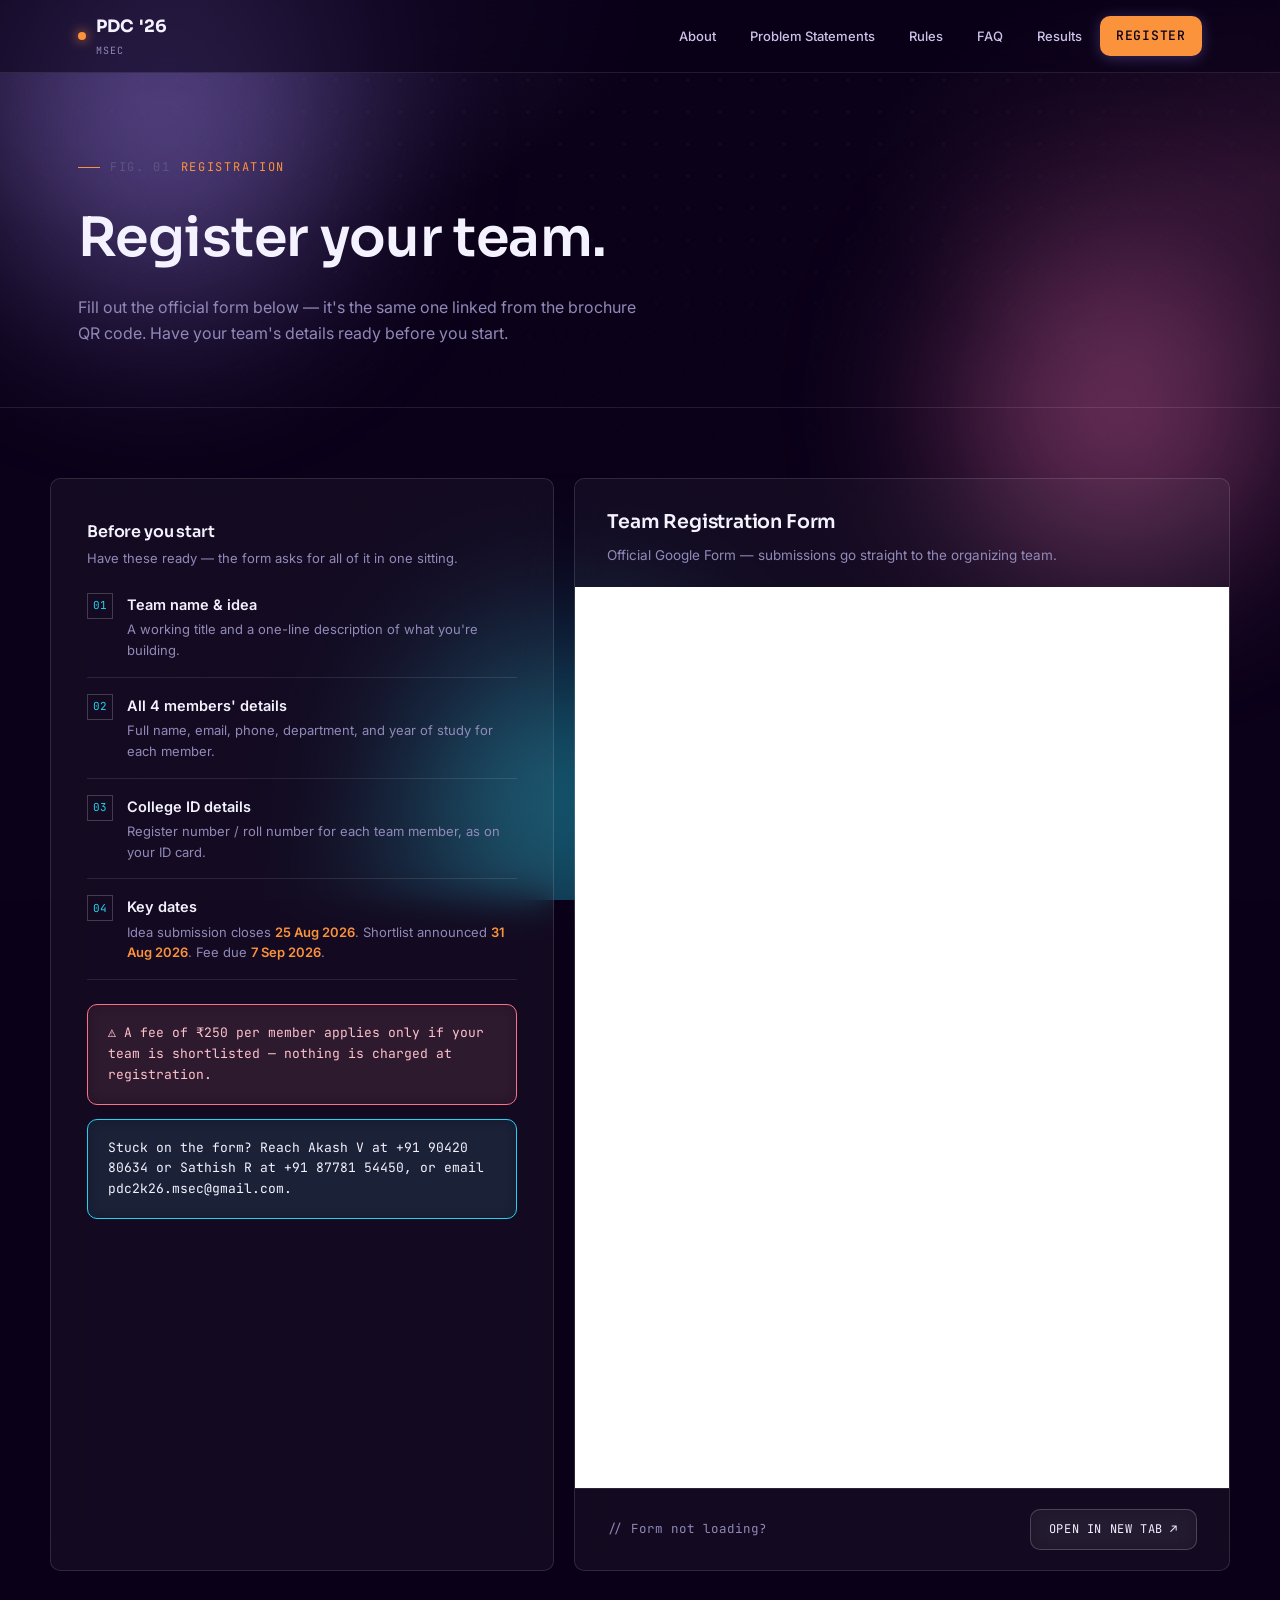
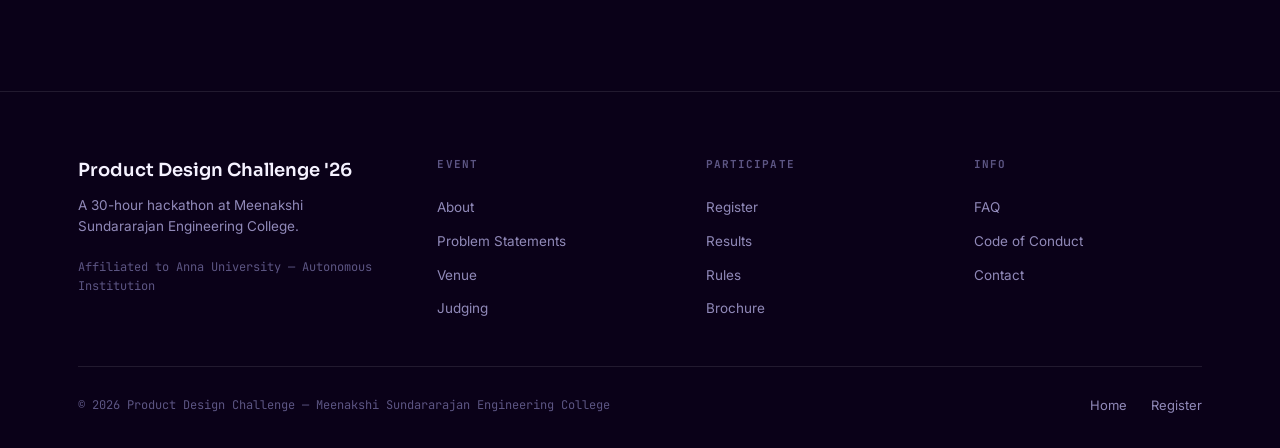
<file: register.html>
<!DOCTYPE html>
<html lang="en">
<head>
<meta charset="UTF-8">
<meta name="viewport" content="width=device-width, initial-scale=1.0">
<title>Register Your Team — Product Design Challenge '26</title>
<meta name="description" content="Register your team for Product Design Challenge '26 — a 30-hour hackathon at Meenakshi Sundararajan Engineering College.">
<link rel="icon" href="data:image/svg+xml,%3Csvg xmlns='http://www.w3.org/2000/svg' viewBox='0 0 32 32'%3E%3Crect width='32' height='32' fill='%23070b14'/%3E%3Cpath d='M4 4h24v24H4z' fill='none' stroke='%23ffb238' stroke-width='1.5'/%3E%3Ccircle cx='16' cy='16' r='5' fill='none' stroke='%234fd1c5' stroke-width='1.5'/%3E%3C/svg%3E">
<link rel="preconnect" href="https://fonts.googleapis.com">
<link rel="preconnect" href="https://fonts.gstatic.com" crossorigin>
<link href="https://fonts.googleapis.com/css2?family=Sora:wght@400;500;600;700;800&family=Space+Grotesk:wght@400;500;600;700&family=Inter:wght@400;500;600;700&family=JetBrains+Mono:wght@400;500;600;700&display=swap" rel="stylesheet">
<link rel="stylesheet" href="styles.css">
<style>
  .page-hero{ padding:150px 0 60px; border-bottom:1px solid var(--line); }
  .reg-wrap{ padding:70px 0 120px; }
  .reg-layout{ display:grid; grid-template-columns:1fr 1.3fr; gap:20px; align-items:stretch; }
  .reg-panel{ padding:40px 36px; }
  .checklist-item{ display:flex; gap:14px; padding:16px 0; border-bottom:1px solid var(--line); }
  .checklist-item:last-child{ border-bottom:none; }
  .checklist-num{
    width:26px; height:26px; border:1px solid var(--line-strong); flex-shrink:0; display:flex; align-items:center; justify-content:center;
    font-family:var(--mono); font-size:11px; color:var(--teal);
  }
  .checklist-item h5{ font-size:14.5px; margin-bottom:3px; font-family:var(--body); font-weight:600; color:var(--ink-100); }
  .checklist-item p{ color:var(--ink-500); font-size:13px; }
  .gform-panel{ display:flex; flex-direction:column; overflow:hidden; }
  .gform-head{ padding:28px 32px 0; }
  .gform-head h3{ font-size:19px; margin-bottom:8px; }
  .gform-head p{ color:var(--ink-500); font-size:13.5px; margin-bottom:20px; }
  .gform-frame-wrap{ flex:1; padding:0 0 0; border-top:1px solid var(--line); background:#fff; min-height:640px; }
  .gform-frame{ width:100%; height:900px; border:none; display:block; }
  .gform-fallback{ padding:20px 32px; border-top:1px solid var(--line); display:flex; align-items:center; justify-content:space-between; gap:16px; flex-wrap:wrap; }
  .gform-fallback p{ color:var(--ink-500); font-size:12.5px; font-family:var(--mono); }
  @media (max-width:900px){ .reg-layout{ grid-template-columns:1fr; } .gform-frame{ height:1100px; } }
</style>
</head>
<body>

<div id="loader" aria-hidden="true">
  <svg viewBox="0 0 100 100">
    <path d="M10 10h80v80h-80z"/>
    <circle cx="50" cy="50" r="19"/>
  </svg>
</div>

<div class="progress-bar" id="progressBar"></div>
<div class="grid-bg" aria-hidden="true"></div>
<div class="grain" aria-hidden="true"></div>
<div class="blob-layer" aria-hidden="true">
  <div class="blob blob-1"></div>
  <div class="blob blob-2"></div>
  <div class="blob blob-3"></div>
</div>

<header id="siteHeader">
  <div class="wrap nav">
    <a href="index.html" class="brand">
      <span class="dot" aria-hidden="true"></span>
      <span>PDC '26<small>MSEC</small></span>
    </a>
    <nav class="links" aria-label="Primary">
      <a href="index.html#about">About</a>
      <a href="index.html#themes">Problem Statements</a>
      <a href="index.html#rules">Rules</a>
      <a href="index.html#faq">FAQ</a>
      <a href="result.html">Results</a>
      <a href="register.html" class="nav-cta active" style="color:var(--navy-950); background:var(--amber);">Register</a>
    </nav>
    <button class="burger" id="burgerBtn" aria-label="Open menu" aria-expanded="false">
      <span></span><span></span><span></span>
    </button>
  </div>
</header>

<div id="mobileMenu" style="display:none; position:fixed; inset:72px 0 0 0; background:var(--navy-950); z-index:99; padding:20px 28px;">
  <a href="index.html">Home</a>
  <a href="index.html#about">About</a>
  <a href="index.html#themes">Problem Statements</a>
  <a href="index.html#rules">Rules</a>
  <a href="index.html#faq">FAQ</a>
  <a href="result.html">Results</a>
  <a href="register.html">Register</a>
</div>

<main>
  <section class="page-hero">
    <div class="wrap">
      <span class="tag"><span class="idx">FIG. 01</span> Registration</span>
      <h1 class="section-title" style="font-size:clamp(32px,5.5vw,54px); max-width:760px;">Register your team.</h1>
      <p class="section-lede" style="margin-bottom:0;">Fill out the official form below — it's the same one linked from the brochure QR code. Have your team's details ready before you start.</p>
    </div>
  </section>

  <div class="reg-wrap wrap">
    <div class="reg-layout">
      <div class="reg-panel glass">
        <h3 style="font-size:16px; margin-bottom:4px;">Before you start</h3>
        <p style="color:var(--ink-500); font-size:13px; margin-bottom:8px;">Have these ready — the form asks for all of it in one sitting.</p>
        <div class="checklist-item">
          <div class="checklist-num">01</div>
          <div><h5>Team name &amp; idea</h5><p>A working title and a one-line description of what you're building.</p></div>
        </div>
        <div class="checklist-item">
          <div class="checklist-num">02</div>
          <div><h5>All 4 members' details</h5><p>Full name, email, phone, department, and year of study for each member.</p></div>
        </div>
        <div class="checklist-item">
          <div class="checklist-num">03</div>
          <div><h5>College ID details</h5><p>Register number / roll number for each team member, as on your ID card.</p></div>
        </div>
        <div class="checklist-item">
          <div class="checklist-num">04</div>
          <div><h5>Key dates</h5><p>Idea submission closes <b style="color:var(--amber); font-weight:600;">25 Aug 2026</b>. Shortlist announced <b style="color:var(--amber); font-weight:600;">31 Aug 2026</b>. Fee due <b style="color:var(--amber); font-weight:600;">7 Sep 2026</b>.</p></div>
        </div>
        <div class="note-box" style="margin-top:24px;">⚠ A fee of ₹250 per member applies only if your team is shortlisted — nothing is charged at registration.</div>
        <div class="note-box" style="margin-top:14px; border-color:var(--teal); background:rgba(34,211,238,0.08); color:var(--ink-100);">Stuck on the form? Reach Akash V at +91 90420 80634 or Sathish R at +91 87781 54450, or email pdc2k26.msec@gmail.com.</div>
      </div>

      <div class="gform-panel glass">
        <div class="gform-head">
          <h3>Team Registration Form</h3>
          <p>Official Google Form — submissions go straight to the organizing team.</p>
        </div>
        <div class="gform-frame-wrap">
          <iframe class="gform-frame" src="https://docs.google.com/forms/d/e/1FAIpQLSeBBfoH2Sio_gWbGdEoelGl30fj_UMsj-Fe_YpXuznqdbOLBg/viewform?embedded=true" title="Product Design Challenge '26 registration form" loading="lazy">Loading…</iframe>
        </div>
        <div class="gform-fallback">
          <p>// Form not loading?</p>
          <a href="https://docs.google.com/forms/d/e/1FAIpQLSeBBfoH2Sio_gWbGdEoelGl30fj_UMsj-Fe_YpXuznqdbOLBg/viewform" target="_blank" rel="noopener" class="btn btn-ghost btn-sm">Open in New Tab ↗</a>
        </div>
      </div>
    </div>
  </div>
</main>

<footer>
  <div class="wrap">
    <div class="foot-grid">
      <div class="foot-col">
        <div class="foot-brand">Product Design Challenge '26</div>
        <p class="foot-desc">A 30-hour hackathon at Meenakshi Sundararajan Engineering College.</p>
        <div class="foot-meta">Affiliated to Anna University — Autonomous Institution</div>
      </div>
      <div class="foot-col">
        <h5>Event</h5>
        <a href="index.html#about">About</a>
        <a href="index.html#themes">Problem Statements</a>
        <a href="index.html#venue">Venue</a>
        <a href="index.html#judging">Judging</a>
      </div>
      <div class="foot-col">
        <h5>Participate</h5>
        <a href="register.html">Register</a>
        <a href="result.html">Results</a>
        <a href="index.html#rules">Rules</a>
        <a href="brochure.jpg">Brochure</a>
      </div>
      <div class="foot-col">
        <h5>Info</h5>
        <a href="index.html#faq">FAQ</a>
        <a href="index.html#conduct">Code of Conduct</a>
        <a href="index.html#contact">Contact</a>
      </div>
    </div>
    <div class="foot-row">
      <div class="foot-meta">© 2026 Product Design Challenge — Meenakshi Sundararajan Engineering College</div>
      <div class="foot-links"><a href="index.html">Home</a><a href="register.html">Register</a></div>
    </div>
  </div>
</footer>

<button id="toTop" aria-label="Back to top">
  <svg viewBox="0 0 24 24" fill="none" stroke="currentColor" stroke-width="2"><path d="M12 19V5M5 12l7-7 7 7"/></svg>
</button>

<script src="anime.min.js"></script>
<script src="common.js"></script>
<script>
  if (hasAnimeLib && !(window.matchMedia && window.matchMedia('(prefers-reduced-motion: reduce)').matches)){
    animate('.checklist-item, .gform-panel', {
      opacity: [0, 1],
      translateY: [16, 0],
      duration: 600,
      delay: stagger(80, { start: 150 }),
      ease: 'outExpo'
    });
  }
</script>

</body>
</html>
</file>
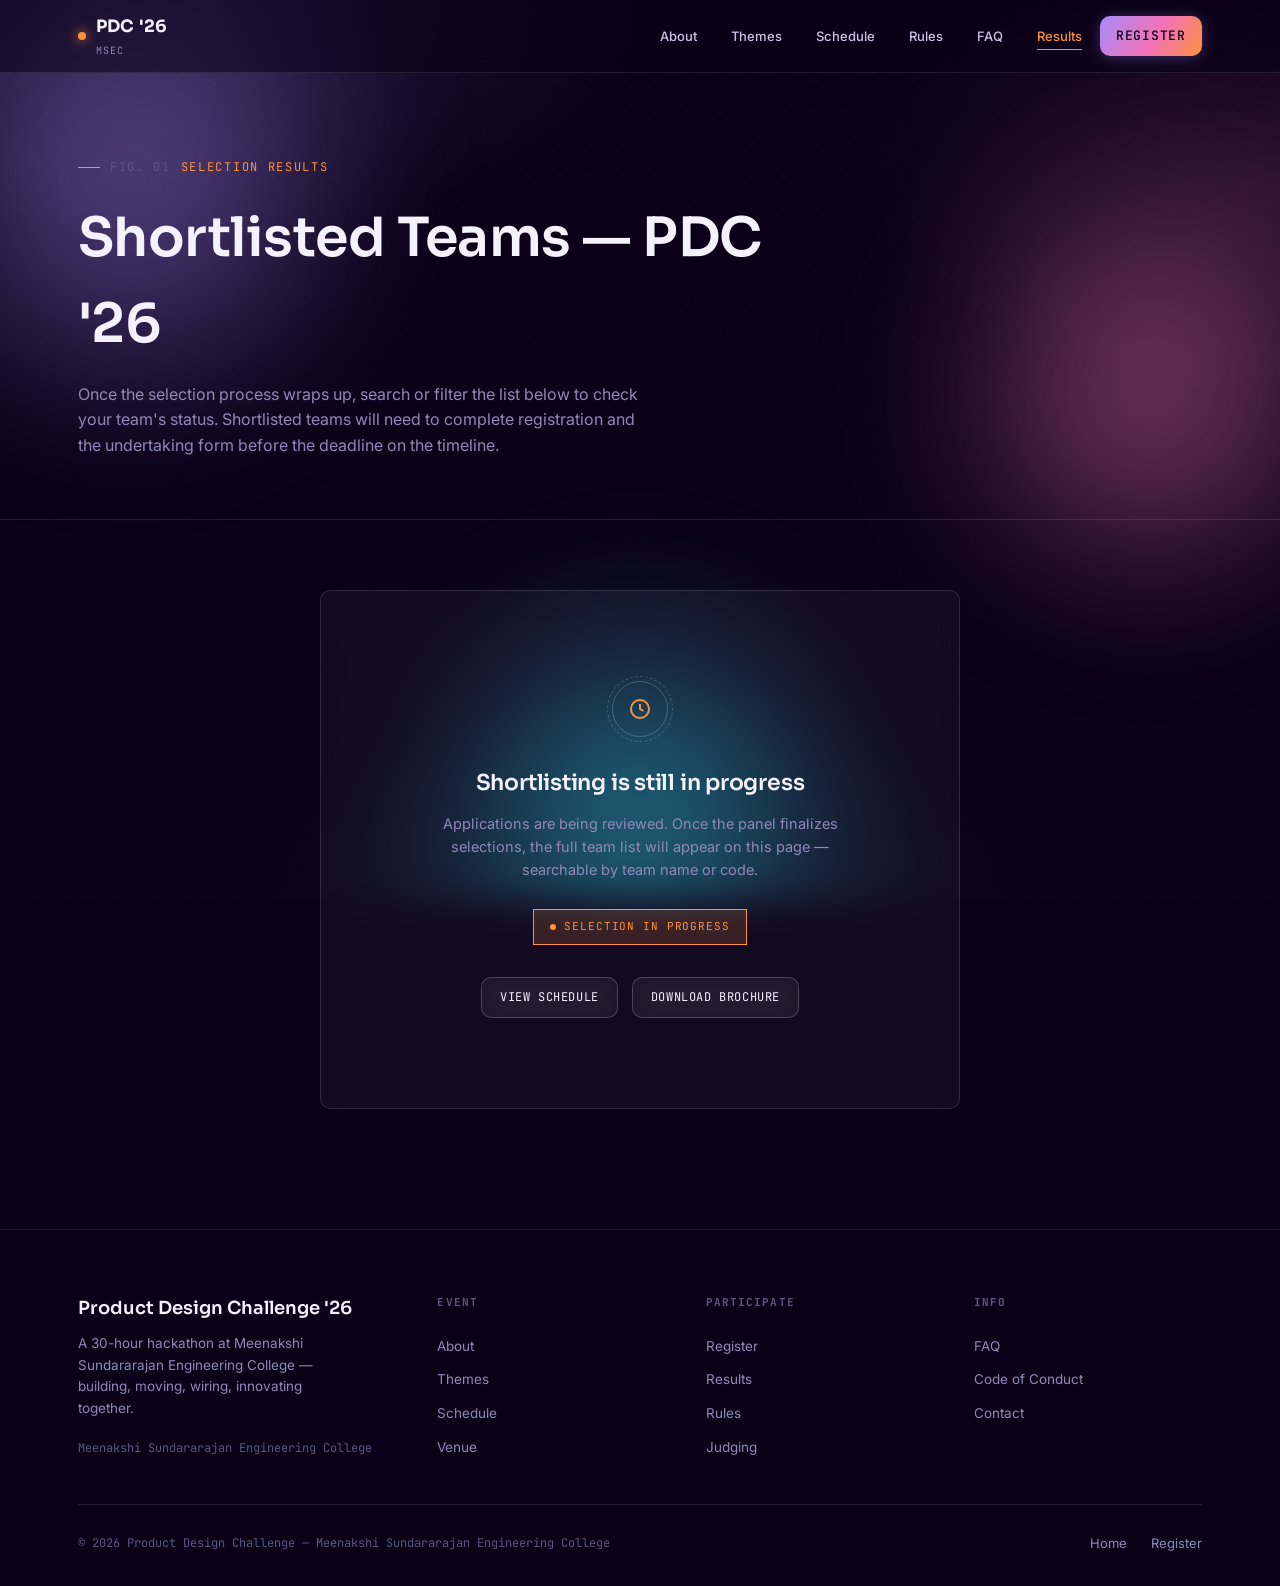
<file: result.html>
<!DOCTYPE html>
<html lang="en">
<head>
<meta charset="UTF-8">
<meta name="viewport" content="width=device-width, initial-scale=1.0">
<title>Shortlisted Teams — Product Design Challenge '26</title>
<meta name="description" content="Shortlisted teams for Product Design Challenge '26 — search and filter the official selection list.">
<link rel="icon" href="data:image/svg+xml,%3Csvg xmlns='http://www.w3.org/2000/svg' viewBox='0 0 32 32'%3E%3Crect width='32' height='32' fill='%23070b14'/%3E%3Cpath d='M4 4h24v24H4z' fill='none' stroke='%23ffb238' stroke-width='1.5'/%3E%3Ccircle cx='16' cy='16' r='5' fill='none' stroke='%234fd1c5' stroke-width='1.5'/%3E%3C/svg%3E">
<link rel="preconnect" href="https://fonts.googleapis.com">
<link rel="preconnect" href="https://fonts.gstatic.com" crossorigin>
<link href="https://fonts.googleapis.com/css2?family=Sora:wght@400;500;600;700;800&family=Space+Grotesk:wght@400;500;600;700&family=Inter:wght@400;500;600;700&family=JetBrains+Mono:wght@400;500;600;700&display=swap" rel="stylesheet">
<link rel="stylesheet" href="styles.css">
<style>
  /* ---------- page header ---------- */
  .page-hero{ padding:150px 0 60px; border-bottom:1px solid var(--line); }
  .page-hero .stat-row{
    display:grid; grid-template-columns:repeat(3,1fr); border:1px solid var(--line); margin-top:40px;
  }
  .page-hero .stat{ padding:26px 30px; border-right:1px solid var(--line); }
  .page-hero .stat:last-child{border-right:none;}
  .page-hero .stat .v{font-family:var(--disp); font-size:28px; color:var(--amber); font-weight:700; font-variant-numeric:tabular-nums;}
  .page-hero .stat .k{font-family:var(--mono); font-size:11px; color:var(--ink-500); text-transform:uppercase; letter-spacing:0.08em; margin-top:4px;}

  .template-note{
    margin-top:30px; padding:16px 20px; border:1px dashed var(--teal); background:rgba(79,209,197,0.06);
    font-family:var(--mono); font-size:12.5px; color:var(--ink-300); display:flex; gap:12px; align-items:flex-start;
  }
  .template-note svg{width:16px; height:16px; color:var(--teal); flex-shrink:0; margin-top:2px;}

  /* ---------- controls ---------- */
  .controls-section{ padding:56px 0 0; }
  .controls{
    display:flex; gap:14px; flex-wrap:wrap; align-items:center; margin-bottom:8px;
  }
  .search-box{
    flex:1 1 260px; position:relative; display:flex; align-items:center;
    background:var(--glass-bg); backdrop-filter:blur(10px); border:1px solid var(--line); border-radius:var(--radius);
  }
  .search-box svg{ position:absolute; left:14px; width:16px; height:16px; color:var(--ink-500); pointer-events:none; }
  .search-box input{
    width:100%; background:transparent; border:none; outline:none; color:var(--ink-100);
    font-family:var(--mono); font-size:13px; padding:14px 14px 14px 40px;
  }
  .search-box input::placeholder{ color:var(--ink-700); }
  select.filter{
    background:var(--glass-bg); backdrop-filter:blur(10px); border:1px solid var(--line); border-radius:var(--radius); color:var(--ink-100);
    font-family:var(--mono); font-size:13px; padding:14px 16px; cursor:pointer; min-width:170px;
    appearance:none; -webkit-appearance:none;
    background-image:url("data:image/svg+xml,%3Csvg xmlns='http://www.w3.org/2000/svg' viewBox='0 0 24 24' fill='none' stroke='%239089b8' stroke-width='2'%3E%3Cpath d='M6 9l6 6 6-6'/%3E%3C/svg%3E");
    background-repeat:no-repeat; background-position:right 14px center; background-size:16px; padding-right:38px;
  }
  select.filter:hover{ border-color:var(--line-strong); }
  .result-count{
    font-family:var(--mono); font-size:12px; color:var(--ink-700); letter-spacing:0.06em; text-transform:uppercase;
    margin:18px 0 20px;
  }
  .result-count b{ color:var(--teal); }

  /* ---------- table ---------- */
  .table-wrap{ padding-bottom:110px; overflow-x:auto; }
  table{ width:100%; border-collapse:collapse; min-width:720px; }
  thead th{
    text-align:left; font-family:var(--mono); font-size:11px; text-transform:uppercase; letter-spacing:0.1em;
    color:var(--ink-500); padding:14px 16px; border-bottom:1px solid var(--line-strong); white-space:nowrap;
  }
  tbody td{
    padding:18px 16px; border-bottom:1px solid var(--line); font-size:14px; color:var(--ink-300); vertical-align:top;
  }
  tbody tr{ transition:background .15s ease; }
  tbody tr:hover{ background:var(--glass-bg); }
  .t-code{ font-family:var(--mono); color:var(--ink-500); font-size:13px; }
  .t-name{ font-family:var(--disp); font-weight:600; color:var(--ink-100); font-size:15px; }
  .t-theme{ display:inline-flex; align-items:center; gap:8px; font-size:13px; }
  .t-theme .sq{ width:6px; height:6px; background:var(--teal); flex-shrink:0; border-radius:50%; }
  .t-members{ font-family:var(--mono); font-size:12px; color:var(--ink-500); }
  .badge{
    display:inline-flex; align-items:center; gap:6px; font-family:var(--mono); font-size:11px;
    text-transform:uppercase; letter-spacing:0.06em; padding:6px 12px; border:1px solid; border-radius:var(--radius);
  }
  .badge.shortlisted{ color:var(--teal); border-color:var(--teal); background:var(--teal-dim); }
  .badge.waitlisted{ color:var(--amber); border-color:var(--amber); background:var(--amber-dim); }
  .badge .dot{ width:5px; height:5px; border-radius:50%; background:currentColor; }

  .empty-state{
    display:none; text-align:center; padding:80px 20px; color:var(--ink-500);
    font-family:var(--mono); font-size:13px; border:1px dashed var(--line-strong); border-radius:var(--radius); margin-top:8px;
  }
  .empty-state.show{ display:block; }
  .empty-state b{ display:block; font-family:var(--disp); font-size:18px; color:var(--ink-300); margin-bottom:8px; font-weight:600; }

  /* ---------- pending / not-yet-released state ---------- */
  .pending-panel{
    padding:90px 30px; text-align:center;
    max-width:640px; margin:0 auto;
  }
  .pending-icon{
    width:56px; height:56px; border:1px solid var(--line-strong); border-radius:50%;
    display:flex; align-items:center; justify-content:center; margin:0 auto 28px; color:var(--amber);
    position:relative;
  }
  .pending-icon::before{
    content:''; position:absolute; inset:-6px; border:1px dashed var(--line-strong); border-radius:50%;
    animation:spin 12s linear infinite;
  }
  @keyframes spin{ to{ transform:rotate(360deg); } }
  .pending-icon svg{ width:24px; height:24px; }
  .pending-panel h3{ font-size:22px; margin-bottom:12px; }
  .pending-panel p{ color:var(--ink-500); font-size:14.5px; max-width:440px; margin:0 auto; }
  .pending-status{
    display:inline-flex; align-items:center; gap:8px; margin-top:28px; padding:8px 16px;
    font-family:var(--mono); font-size:11px; text-transform:uppercase; letter-spacing:0.08em;
    color:var(--amber); border:1px solid var(--amber); background:var(--amber-dim);
  }
  .pending-status .dot{ width:6px; height:6px; border-radius:50%; background:var(--amber); animation:pulse 1.6s ease-in-out infinite; }
  .pending-actions{ margin-top:32px; display:flex; gap:14px; justify-content:center; flex-wrap:wrap; }

  @media (max-width:640px){
    .page-hero .stat-row{ grid-template-columns:1fr; }
    .page-hero .stat{ border-right:none; border-bottom:1px solid var(--line); }
    .page-hero .stat:last-child{ border-bottom:none; }
  }
</style>
</head>
<body>

<div id="loader" aria-hidden="true">
  <svg viewBox="0 0 100 100">
    <path d="M10 10h80v80h-80z"/>
    <circle cx="50" cy="50" r="19"/>
  </svg>
</div>

<div class="progress-bar" id="progressBar"></div>
<div class="grid-bg" aria-hidden="true"></div>
<div class="grain" aria-hidden="true"></div>
<div class="blob-layer" aria-hidden="true">
  <div class="blob blob-1"></div>
  <div class="blob blob-2"></div>
  <div class="blob blob-3"></div>
</div>

<header id="siteHeader">
  <div class="wrap nav">
    <a href="index.html" class="brand">
      <span class="dot" aria-hidden="true"></span>
      <span>PDC '26<small>MSEC</small></span>
    </a>
    <nav class="links" aria-label="Primary">
      <a href="index.html#about">About</a>
      <a href="index.html#themes">Themes</a>
      <a href="index.html#schedule">Schedule</a>
      <a href="index.html#rules">Rules</a>
      <a href="index.html#faq">FAQ</a>
      <a href="result.html" class="active" style="color:var(--amber);">Results</a>
      <a href="register.html" class="nav-cta">Register</a>
    </nav>
    <button class="burger" id="burgerBtn" aria-label="Open menu" aria-expanded="false">
      <span></span><span></span><span></span>
    </button>
  </div>
</header>

<div id="mobileMenu" style="display:none; position:fixed; inset:72px 0 0 0; background:var(--navy-950); z-index:99; padding:20px 28px;">
  <a href="index.html">Home</a>
  <a href="index.html#about">About</a>
  <a href="index.html#themes">Themes</a>
  <a href="index.html#schedule">Schedule</a>
  <a href="index.html#rules">Rules</a>
  <a href="index.html#faq">FAQ</a>
  <a href="result.html">Results</a>
  <a href="register.html">Register</a>
</div>

<main>
  <section class="page-hero">
    <div class="wrap">
      <span class="tag"><span class="idx">FIG. 01</span> Selection Results</span>
      <h1 class="section-title" style="font-size:clamp(32px,5.5vw,54px); max-width:760px;">Shortlisted Teams — PDC '26</h1>
      <p class="section-lede" style="margin-bottom:0;">Once the selection process wraps up, search or filter the list below to check your team's status. Shortlisted teams will need to complete registration and the undertaking form before the deadline on the timeline.</p>
    </div>
  </section>

  <!-- Shown while no results have been published yet -->
  <section id="pendingSection" style="padding:70px 0 120px;">
    <div class="wrap">
      <div class="pending-panel glass">
        <div class="pending-icon">
          <svg viewBox="0 0 24 24" fill="none" stroke="currentColor" stroke-width="2"><circle cx="12" cy="12" r="9"/><path d="M12 7v5l3.5 2"/></svg>
        </div>
        <h3>Shortlisting is still in progress</h3>
        <p>Applications are being reviewed. Once the panel finalizes selections, the full team list will appear on this page — searchable by team name or code.</p>
        <div class="pending-status"><span class="dot"></span>Selection in progress</div>
        <div class="pending-actions">
          <a href="index.html#schedule" class="btn btn-ghost btn-sm">View Schedule</a>
          <a href="brochure.jpg" class="btn btn-ghost btn-sm">Download Brochure</a>
        </div>
      </div>
    </div>
  </section>

  <!-- Shown once teams[] is populated -->
  <section class="controls-section" id="controlsSection" style="display:none;">
    <div class="wrap">
      <div class="controls">
        <div class="search-box">
          <svg viewBox="0 0 24 24" fill="none" stroke="currentColor" stroke-width="2"><circle cx="11" cy="11" r="7"/><path d="M21 21l-4.3-4.3"/></svg>
          <input type="text" id="searchInput" placeholder="Search by team name or code…">
        </div>
        <select class="filter" id="themeFilter">
          <option value="">All themes</option>
          <option value="IoT & Smart Systems">IoT & Smart Systems</option>
          <option value="Robotics & Automation">Robotics & Automation</option>
          <option value="Sustainable Tech">Sustainable Tech</option>
          <option value="HealthTech">HealthTech</option>
          <option value="Smart Mobility">Smart Mobility</option>
          <option value="AI & Data Products">AI & Data Products</option>
        </select>
        <select class="filter" id="statusFilter">
          <option value="">All statuses</option>
          <option value="Shortlisted">Shortlisted</option>
          <option value="Waitlisted">Waitlisted</option>
        </select>
      </div>
      <p class="result-count"><b id="resultCount">0</b> teams shown</p>
    </div>
  </section>

  <section class="table-wrap" id="tableSection" style="display:none;">
    <div class="wrap">
      <table>
        <thead>
          <tr>
            <th>Code</th>
            <th>Team name</th>
            <th>Theme</th>
            <th>Members</th>
            <th>Status</th>
          </tr>
        </thead>
        <tbody id="teamsBody"></tbody>
      </table>
      <div class="empty-state" id="emptyState">
        <b>No teams match your search</b>
        Try a different team name, code, or clear the filters above.
      </div>
    </div>
  </section>
</main>

<footer>
  <div class="wrap">
    <div class="foot-grid">
      <div class="foot-col">
        <div class="foot-brand">Product Design Challenge '26</div>
        <p class="foot-desc">A 30-hour hackathon at Meenakshi Sundararajan Engineering College — building, moving, wiring, innovating together.</p>
        <div class="foot-meta">Meenakshi Sundararajan Engineering College</div>
      </div>
      <div class="foot-col">
        <h5>Event</h5>
        <a href="index.html#about">About</a>
        <a href="index.html#themes">Themes</a>
        <a href="index.html#schedule">Schedule</a>
        <a href="index.html#venue">Venue</a>
      </div>
      <div class="foot-col">
        <h5>Participate</h5>
        <a href="register.html">Register</a>
        <a href="result.html">Results</a>
        <a href="index.html#rules">Rules</a>
        <a href="index.html#judging">Judging</a>
      </div>
      <div class="foot-col">
        <h5>Info</h5>
        <a href="index.html#faq">FAQ</a>
        <a href="index.html#conduct">Code of Conduct</a>
        <a href="index.html#contact">Contact</a>
      </div>
    </div>
    <div class="foot-row">
      <div class="foot-meta">© 2026 Product Design Challenge — Meenakshi Sundararajan Engineering College</div>
      <div class="foot-links"><a href="index.html">Home</a><a href="register.html">Register</a></div>
    </div>
  </div>
</footer>

<button id="toTop" aria-label="Back to top">
  <svg viewBox="0 0 24 24" fill="none" stroke="currentColor" stroke-width="2"><path d="M12 19V5M5 12l7-7 7 7"/></svg>
</button>

<script src="anime.min.js"></script>
<script src="common.js"></script>
<script>
  // =========================================================
  // OFFICIAL SHORTLIST — currently empty because selection
  // hasn't been finalized yet. The page shows a "pending"
  // state below until this array has entries.
  //
  // Once results are ready, fill this in, e.g.:
  // { code: "PDC-001", name: "Team Vertex", theme: "IoT & Smart Systems", members: 4, status: "Shortlisted" },
  // status must be exactly "Shortlisted" or "Waitlisted"
  // =========================================================
  const teams = [];

  const pendingSection = document.getElementById('pendingSection');
  const controlsSection = document.getElementById('controlsSection');
  const tableSection = document.getElementById('tableSection');
  const tbody = document.getElementById('teamsBody');
  const emptyState = document.getElementById('emptyState');
  const resultCount = document.getElementById('resultCount');
  const searchInput = document.getElementById('searchInput');
  const themeFilter = document.getElementById('themeFilter');
  const statusFilter = document.getElementById('statusFilter');

  function render(){
    const q = searchInput.value.trim().toLowerCase();
    const themeVal = themeFilter.value;
    const statusVal = statusFilter.value;

    const filtered = teams.filter(t => {
      const matchesQ = !q || t.name.toLowerCase().includes(q) || t.code.toLowerCase().includes(q);
      const matchesTheme = !themeVal || t.theme === themeVal;
      const matchesStatus = !statusVal || t.status === statusVal;
      return matchesQ && matchesTheme && matchesStatus;
    });

    tbody.innerHTML = filtered.map(t => `
      <tr>
        <td class="t-code">${t.code}</td>
        <td class="t-name">${t.name}</td>
        <td><span class="t-theme"><span class="sq"></span>${t.theme}</span></td>
        <td class="t-members">${t.members} members</td>
        <td><span class="badge ${t.status === 'Shortlisted' ? 'shortlisted' : 'waitlisted'}"><span class="dot"></span>${t.status}</span></td>
      </tr>
    `).join('');

    resultCount.textContent = filtered.length;
    emptyState.classList.toggle('show', filtered.length === 0);

    if (hasAnimeLib && filtered.length){
      animate(tbody.querySelectorAll('tr'), {
        opacity: [0, 1],
        translateY: [10, 0],
        duration: 420,
        delay: stagger(35),
        ease: 'outQuad'
      });
    }
  }

  if (teams.length > 0){
    pendingSection.style.display = 'none';
    controlsSection.style.display = '';
    tableSection.style.display = '';
    searchInput.addEventListener('input', render);
    themeFilter.addEventListener('change', render);
    statusFilter.addEventListener('change', render);
    render();
  }
  // else: pendingSection (already visible) stays as-is
</script>

</body>
</html>
</file>
<file: styles.css>
/* =========================================================
   Product Design Challenge '26 — shared design system
   Blueprint / technical-drawing visual language
   ========================================================= */

:root{
  /* ---- Aurora theme: deep violet base + warm/cool gradient accents ---- */
  --navy-950:#0a0118;
  --navy-900:#130a26;
  --navy-800:#1c1035;
  --navy-700:#271748;
  --line: rgba(255,255,255,0.10);
  --line-strong: rgba(255,255,255,0.20);
  --amber:#fb923c;              /* warm accent (was amber, now sunset orange) */
  --amber-dim: rgba(251,146,60,0.16);
  --teal:#22d3ee;                /* cool accent (was teal, now electric cyan) */
  --teal-dim: rgba(34,211,238,0.16);
  --violet:#a78bfa;              /* new: primary gradient accent */
  --pink:#f472b6;                /* new: secondary gradient accent */
  --coral:#fb7185;
  --ink-100:#f5f2ff;
  --ink-300:#cbc4e8;
  --ink-500:#9089b8;
  --ink-700:#5c5583;
  --radius:10px;
  --disp: 'Sora', sans-serif;
  --body: 'Inter', sans-serif;
  --mono: 'JetBrains Mono', monospace;
  --grad-primary: linear-gradient(120deg, var(--violet), var(--pink) 55%, var(--amber));
  --grad-cool: linear-gradient(120deg, var(--teal), var(--violet));
  --glass-bg: rgba(255,255,255,0.04);
  --glass-bg-hover: rgba(255,255,255,0.07);
  --glass-border: rgba(255,255,255,0.12);
}
*{margin:0;padding:0;box-sizing:border-box;}
html{scroll-behavior:smooth;}
body{
  background:var(--navy-950);
  background-image:
    radial-gradient(ellipse 60% 45% at 15% 0%, rgba(167,139,250,0.16), transparent 60%),
    radial-gradient(ellipse 55% 40% at 100% 20%, rgba(244,114,182,0.13), transparent 60%),
    radial-gradient(ellipse 50% 40% at 50% 100%, rgba(34,211,238,0.10), transparent 60%);
  background-attachment:fixed;
  color:var(--ink-100);
  font-family:var(--body);
  line-height:1.6;
  overflow-x:hidden;
}
@media (prefers-reduced-motion: reduce){
  *{animation-duration:0.001ms !important; animation-iteration-count:1 !important; transition-duration:0.001ms !important; scroll-behavior:auto !important;}
}

/* ---------- glassmorphism + gradient utilities (signature) ---------- */
.glass{
  background:var(--glass-bg);
  backdrop-filter:blur(18px);
  -webkit-backdrop-filter:blur(18px);
  border:1px solid var(--glass-border);
  border-radius:var(--radius);
  transition:background .25s ease, border-color .25s ease, transform .25s ease, box-shadow .25s ease;
}
.glass:hover{ background:var(--glass-bg-hover); border-color:rgba(255,255,255,0.22); }
.gradient-text{
  background:var(--grad-primary);
  -webkit-background-clip:text; background-clip:text; color:transparent;
  -webkit-text-fill-color:transparent;
}
.blob-layer{ position:fixed; inset:0; z-index:0; pointer-events:none; overflow:hidden; }
.blob{
  position:absolute; border-radius:50%; filter:blur(70px); opacity:0.55; will-change:transform;
}
.blob-1{ width:520px; height:520px; top:-10%; left:-8%; background:radial-gradient(circle, var(--violet), transparent 70%); }
.blob-2{ width:480px; height:480px; top:20%; right:-10%; background:radial-gradient(circle, var(--pink), transparent 70%); }
.blob-3{ width:440px; height:440px; bottom:-12%; left:30%; background:radial-gradient(circle, var(--teal), transparent 70%); }

/* ---------- subtle dot grid (replaces old blueprint line grid) ---------- */
.grid-bg{
  position:fixed; inset:0; z-index:0; pointer-events:none;
  background-image: radial-gradient(var(--line) 1px, transparent 1px);
  background-size:32px 32px;
  -webkit-mask-image: radial-gradient(ellipse 90% 70% at 50% 0%, black 30%, transparent 100%);
          mask-image: radial-gradient(ellipse 90% 70% at 50% 0%, black 30%, transparent 100%);
  opacity:0.5;
}
.grain{
  position:fixed; inset:0; z-index:1; pointer-events:none; opacity:0.035; mix-blend-mode:overlay;
  background-image:url("data:image/svg+xml,%3Csvg xmlns='http://www.w3.org/2000/svg' width='120' height='120'%3E%3Cfilter id='n'%3E%3CfeTurbulence type='fractalNoise' baseFrequency='0.9' numOctaves='2' stitchTiles='stitch'/%3E%3C/filter%3E%3Crect width='100%25' height='100%25' filter='url(%23n)'/%3E%3C/svg%3E");
}

a{color:inherit; text-decoration:none;}
ul{list-style:none;}
img{max-width:100%; display:block;}
section{position:relative; z-index:2;}
.wrap{max-width:1180px; margin:0 auto; padding:0 28px;}
::selection{background:var(--amber); color:var(--navy-950);}
a:focus-visible, button:focus-visible, summary:focus-visible, input:focus-visible, select:focus-visible{
  outline:2px solid var(--amber); outline-offset:3px;
}

/* ---------- scroll progress bar ---------- */
.progress-bar{
  position:fixed; top:0; left:0; height:2px; width:0%; z-index:200;
  background:linear-gradient(90deg, var(--amber), var(--teal));
  transition:width .08s linear;
}

/* ---------- page intro loader ---------- */
#loader{
  position:fixed; inset:0; z-index:500; background:var(--navy-950);
  display:flex; align-items:center; justify-content:center;
  transition:opacity .5s ease, visibility .5s ease;
}
#loader.hide{opacity:0; visibility:hidden;}
#loader svg{width:120px; height:120px;}
#loader path{
  fill:none; stroke:var(--amber); stroke-width:1.4;
  stroke-dasharray:340; stroke-dashoffset:340;
  animation:draw 1.1s ease forwards;
}
#loader circle{
  fill:none; stroke:var(--teal); stroke-width:1.4;
  stroke-dasharray:120; stroke-dashoffset:120;
  animation:draw 0.9s ease 0.5s forwards;
}
@keyframes draw{to{stroke-dashoffset:0;}}

/* ---------- annotation / eyebrow labels (signature) ---------- */
.tag{
  display:inline-flex; align-items:center; gap:10px;
  font-family:var(--mono); font-size:12px; letter-spacing:0.14em;
  text-transform:uppercase; color:var(--amber);
  margin-bottom:18px;
}
.tag::before{ content:''; width:22px; height:1px; background:var(--amber); }
.tag .idx{color:var(--ink-700);}

h1,h2,h3,h4{font-family:var(--disp); font-weight:600; letter-spacing:-0.01em; color:var(--ink-100);}
.section-title{ font-size:clamp(28px,4vw,42px); max-width:640px; margin-bottom:14px; }
.section-lede{ color:var(--ink-500); max-width:560px; font-size:16px; margin-bottom:48px; }

.crosshair{position:relative;}
.crosshair::before,.crosshair::after{
  content:''; position:absolute; width:14px; height:14px;
  border:1px solid var(--line-strong); pointer-events:none;
}
.crosshair::before{top:-1px; left:-1px; border-right:none; border-bottom:none;}
.crosshair::after{bottom:-1px; right:-1px; border-left:none; border-top:none;}

/* ---------- reveal on scroll ---------- */
.reveal{ opacity:0; transform:translateY(28px); transition:opacity .7s cubic-bezier(.16,.84,.44,1), transform .7s cubic-bezier(.16,.84,.44,1); }
.reveal.in{ opacity:1; transform:translateY(0); }
.reveal-stagger > *{ transition-delay:calc(var(--i,0) * 70ms); }

/* ================= NAV ================= */
header{
  position:fixed; top:0; left:0; right:0; z-index:100;
  background:rgba(10,1,24,0.55);
  backdrop-filter:blur(16px);
  -webkit-backdrop-filter:blur(16px);
  border-bottom:1px solid var(--line);
  transition:background .3s ease, border-color .3s ease;
}
header.scrolled{ background:rgba(10,1,24,0.85); }
.nav{ display:flex; align-items:center; justify-content:space-between; height:72px; }
.brand{ display:flex; align-items:center; gap:10px; font-family:var(--disp); font-weight:700; font-size:17px; letter-spacing:0.01em; }
.brand .dot{width:8px;height:8px;background:var(--amber);border-radius:50%; box-shadow:0 0 12px var(--amber); animation:pulse 2.4s ease-in-out infinite;}
@keyframes pulse{ 0%,100%{opacity:1;} 50%{opacity:0.35;} }
.brand small{display:block; font-family:var(--mono); font-weight:400; font-size:10px; color:var(--ink-500); letter-spacing:0.1em; margin-top:2px;}
nav.links{display:flex; align-items:center; gap:2px;}
nav.links a{ padding:10px 16px; font-size:13px; color:var(--ink-300); font-weight:500; position:relative; }
nav.links a::after{
  content:''; position:absolute; left:16px; right:16px; bottom:6px; height:1px; background:var(--amber);
  transform:scaleX(0); transform-origin:left; transition:transform .25s ease;
}
nav.links a:hover{color:var(--ink-100);}
nav.links a:hover::after, nav.links a.active::after{transform:scaleX(1);}
nav.links a.active{color:var(--amber);}
.nav-cta{
  font-family:var(--mono); font-size:12px; letter-spacing:0.06em;
  padding:9px 18px; border-radius:var(--radius); text-transform:uppercase;
  background:var(--grad-primary); color:var(--navy-950) !important; font-weight:700;
  box-shadow:0 2px 14px rgba(167,139,250,0.3);
}
.nav-cta::after{display:none;}
.nav-cta:hover{ box-shadow:0 6px 20px rgba(244,114,182,0.45); transform:translateY(-1px); }
.burger{display:none; flex-direction:column; gap:5px; background:none; border:none; cursor:pointer; padding:6px;}
.burger span{width:22px; height:2px; background:var(--ink-100); transition:transform .2s ease, opacity .2s ease;}
#mobileMenu a{padding:16px 0; border-bottom:1px solid var(--line); font-family:var(--disp); font-size:20px; display:block;}
#mobileMenu a:last-child{border-bottom:none; color:var(--amber);}

/* ---------- buttons ---------- */
.btn{
  font-family:var(--mono); font-size:13px; letter-spacing:0.05em; text-transform:uppercase;
  padding:15px 28px; display:inline-flex; align-items:center; gap:10px; position:relative;
  border-radius:var(--radius); cursor:pointer; border:1px solid transparent;
  transition:transform .15s ease, background .15s ease, border-color .15s ease, box-shadow .15s ease;
}
.btn:hover{transform:translateY(-2px);}
.btn-solid{ background:var(--grad-primary); color:var(--navy-950); font-weight:700; box-shadow:0 4px 20px rgba(167,139,250,0.25); }
.btn-solid:hover{ box-shadow:0 10px 32px rgba(244,114,182,0.4); }
.btn-ghost{ background:var(--glass-bg); backdrop-filter:blur(12px); -webkit-backdrop-filter:blur(12px); border-color:var(--line-strong); color:var(--ink-100); }
.btn-ghost:hover{ border-color:var(--teal); color:var(--teal); background:var(--teal-dim); }
.btn-sm{padding:10px 18px; font-size:12px;}

/* ================= FOOTER ================= */
footer{border-top:1px solid var(--line); padding:64px 0 32px; position:relative; z-index:2;}
.foot-grid{ display:grid; grid-template-columns:1.4fr 1fr 1fr 1fr; gap:40px; padding-bottom:40px; border-bottom:1px solid var(--line); }
.foot-col h5{ font-family:var(--mono); font-size:11px; text-transform:uppercase; letter-spacing:0.1em; color:var(--ink-700); margin-bottom:18px; }
.foot-col a{ display:block; font-size:13.5px; color:var(--ink-500); padding:6px 0; }
.foot-col a:hover{ color:var(--teal); }
.foot-brand{font-family:var(--disp); font-weight:600; color:var(--ink-100); font-size:18px; margin-bottom:10px;}
.foot-desc{ color:var(--ink-500); font-size:13.5px; max-width:280px; margin-bottom:20px; }
.foot-meta{font-family:var(--mono); font-size:12px; color:var(--ink-700);}
.foot-row{display:flex; justify-content:space-between; align-items:center; flex-wrap:wrap; gap:20px; padding-top:28px;}
.foot-links{display:flex; gap:24px; align-items:center;}
.foot-links a{font-size:13px; color:var(--ink-500);}
.foot-links a:hover{color:var(--teal);}
@media (max-width:900px){ .foot-grid{ grid-template-columns:1fr 1fr; } }
@media (max-width:560px){ .foot-grid{ grid-template-columns:1fr; gap:28px; } }

/* ================= FORM ELEMENTS (shared) ================= */
.field{ margin-bottom:22px; }
.field label{
  display:block; font-family:var(--mono); font-size:11px; text-transform:uppercase; letter-spacing:0.08em;
  color:var(--ink-500); margin-bottom:9px;
}
.field label .req{ color:var(--coral); margin-left:3px; }
.field input[type="text"], .field input[type="email"], .field input[type="tel"], .field textarea, .field select{
  width:100%; background:var(--glass-bg); backdrop-filter:blur(8px); border:1px solid var(--line); color:var(--ink-100);
  font-family:var(--body); font-size:14.5px; padding:13px 14px; outline:none; border-radius:var(--radius);
  transition:border-color .15s ease, background .15s ease;
}
.field select{
  appearance:none; -webkit-appearance:none; cursor:pointer;
  background-image:url("data:image/svg+xml,%3Csvg xmlns='http://www.w3.org/2000/svg' viewBox='0 0 24 24' fill='none' stroke='%239089b8' stroke-width='2'%3E%3Cpath d='M6 9l6 6 6-6'/%3E%3C/svg%3E");
  background-repeat:no-repeat; background-position:right 14px center; background-size:16px; padding-right:38px;
}
.field input::placeholder, .field textarea::placeholder{ color:var(--ink-700); }
.field input:focus, .field textarea:focus, .field select:focus{ border-color:var(--teal); background:var(--glass-bg-hover); box-shadow:0 0 0 3px var(--teal-dim); }
.field input:invalid.touched, .field textarea:invalid.touched{ border-color:var(--coral); }
.field textarea{ resize:vertical; min-height:90px; font-family:var(--body); }
.field-hint{ font-family:var(--mono); font-size:11px; color:var(--ink-700); margin-top:7px; }
.field-error{ font-family:var(--mono); font-size:11px; color:var(--coral); margin-top:7px; display:none; }
.field-error.show{ display:block; }
.field-row{ display:grid; grid-template-columns:1fr 1fr; gap:20px; }
@media (max-width:640px){ .field-row{ grid-template-columns:1fr; } }

.check-row{ display:flex; align-items:flex-start; gap:12px; margin-bottom:16px; }
.check-row input[type="checkbox"]{
  appearance:none; -webkit-appearance:none; width:18px; height:18px; border:1px solid var(--line-strong);
  background:var(--navy-900); flex-shrink:0; margin-top:2px; cursor:pointer; position:relative;
}
.check-row input[type="checkbox"]:checked{ background:var(--teal); border-color:var(--teal); }
.check-row input[type="checkbox"]:checked::after{
  content:''; position:absolute; left:5px; top:1px; width:5px; height:9px;
  border:solid var(--navy-950); border-width:0 2px 2px 0; transform:rotate(45deg);
}
.check-row label{ font-size:13.5px; color:var(--ink-300); cursor:pointer; }
.check-row a{ color:var(--teal); text-decoration:underline; text-underline-offset:2px; }

.form-section{
  border:1px solid var(--line); background:var(--navy-950); padding:36px 32px; margin-bottom:1px;
}
.form-section-head{ display:flex; align-items:center; gap:12px; margin-bottom:26px; }
.form-section-num{
  width:28px; height:28px; border:1px solid var(--line-strong); display:flex; align-items:center; justify-content:center;
  font-family:var(--mono); font-size:12px; color:var(--teal); flex-shrink:0;
}
.form-section-head h3{ font-size:17px; }

.member-card{
  border:1px dashed var(--line-strong); padding:20px; margin-bottom:16px; position:relative;
}
.member-card .rm-member{
  position:absolute; top:14px; right:14px; background:none; border:none; color:var(--ink-700);
  cursor:pointer; font-family:var(--mono); font-size:11px; text-transform:uppercase; letter-spacing:0.05em;
}
.member-card .rm-member:hover{ color:var(--coral); }
.add-member-btn{
  width:100%; padding:14px; border:1px dashed var(--line-strong); background:none; color:var(--ink-500);
  font-family:var(--mono); font-size:12px; text-transform:uppercase; letter-spacing:0.08em; cursor:pointer;
  transition:border-color .15s ease, color .15s ease;
}
.add-member-btn:hover{ border-color:var(--teal); color:var(--teal); }
.add-member-btn:disabled{ opacity:0.4; cursor:not-allowed; }

.form-actions{ display:flex; gap:16px; align-items:center; flex-wrap:wrap; margin-top:32px; }
.form-note{ font-family:var(--mono); font-size:11.5px; color:var(--ink-700); margin-top:16px; }

.success-panel{
  display:none; text-align:center; padding:70px 30px; border:1px solid var(--teal); background:var(--teal-dim);
}
.success-panel.show{ display:block; }
.success-icon{
  width:56px; height:56px; border-radius:50%; border:1px solid var(--teal); color:var(--teal);
  display:flex; align-items:center; justify-content:center; margin:0 auto 24px;
}
.success-icon svg{ width:24px; height:24px; }
.success-panel h3{ font-size:22px; margin-bottom:10px; }
.success-panel p{ color:var(--ink-300); font-size:14.5px; max-width:460px; margin:0 auto; }
.success-code{
  font-family:var(--mono); font-size:15px; color:var(--teal); margin-top:20px; padding:10px 18px;
  border:1px dashed var(--teal); display:inline-block; letter-spacing:0.06em;
}
.success-actions{ margin-top:28px; display:flex; gap:14px; justify-content:center; flex-wrap:wrap; }

.note-box{ margin-top:28px; padding:18px 20px; border:1px solid var(--coral); border-radius:var(--radius); background:rgba(251,113,133,0.08); backdrop-filter:blur(8px); font-family:var(--mono); font-size:13px; color:#ffc2cb; }

/* ================= PROGRESS CRITERIA BARS ================= */
.criteria-item{ margin-bottom:24px; }
.criteria-top{ display:flex; justify-content:space-between; align-items:baseline; margin-bottom:8px; }
.criteria-top h4{ font-size:15px; font-weight:600; color:var(--ink-100); font-family:var(--body); }
.criteria-top span{ font-family:var(--mono); font-size:13px; color:var(--amber); }
.criteria-track{ height:4px; background:var(--line); position:relative; overflow:hidden; }
.criteria-fill{ height:100%; background:var(--grad-primary); width:0%; transition:width 1s cubic-bezier(.16,.84,.44,1); }
.criteria-desc{ color:var(--ink-500); font-size:13px; margin-top:8px; }

/* ================= MAP EMBED ================= */
.map-frame{ border:1px solid var(--line); filter:grayscale(0.4) invert(0.92) contrast(0.9); width:100%; height:320px; }
.logistics-list{ display:grid; grid-template-columns:1fr 1fr; gap:14px; }
.logistics-item{ padding:22px 24px; display:flex; gap:14px; align-items:flex-start; }
.logistics-item svg{ width:18px; height:18px; color:var(--teal); flex-shrink:0; margin-top:2px; }
.logistics-item h5{ font-size:14px; margin-bottom:4px; font-family:var(--body); font-weight:600; color:var(--ink-100); }
.logistics-item p{ color:var(--ink-500); font-size:13px; }
@media (max-width:640px){ .logistics-list{ grid-template-columns:1fr; } }

/* ---------- back to top ---------- */
#toTop{
  position:fixed; right:24px; bottom:24px; z-index:90;
  width:44px; height:44px; border:1px solid var(--line-strong); background:rgba(12,18,32,0.9);
  backdrop-filter:blur(6px); color:var(--ink-100); display:flex; align-items:center; justify-content:center;
  cursor:pointer; opacity:0; visibility:hidden; transform:translateY(8px);
  transition:opacity .25s ease, transform .25s ease, border-color .2s ease, visibility .25s ease;
}
#toTop.show{ opacity:1; visibility:visible; transform:translateY(0); }
#toTop:hover{ border-color:var(--amber); color:var(--amber); }
#toTop svg{width:18px; height:18px;}

/* ---------- shared responsive ---------- */
@media (max-width:900px){
  nav.links{display:none;}
  .burger{display:flex;}
}
@media (max-width:560px){
  .wrap{padding:0 20px;}
  #toTop{right:16px; bottom:16px;}
}
</file>
